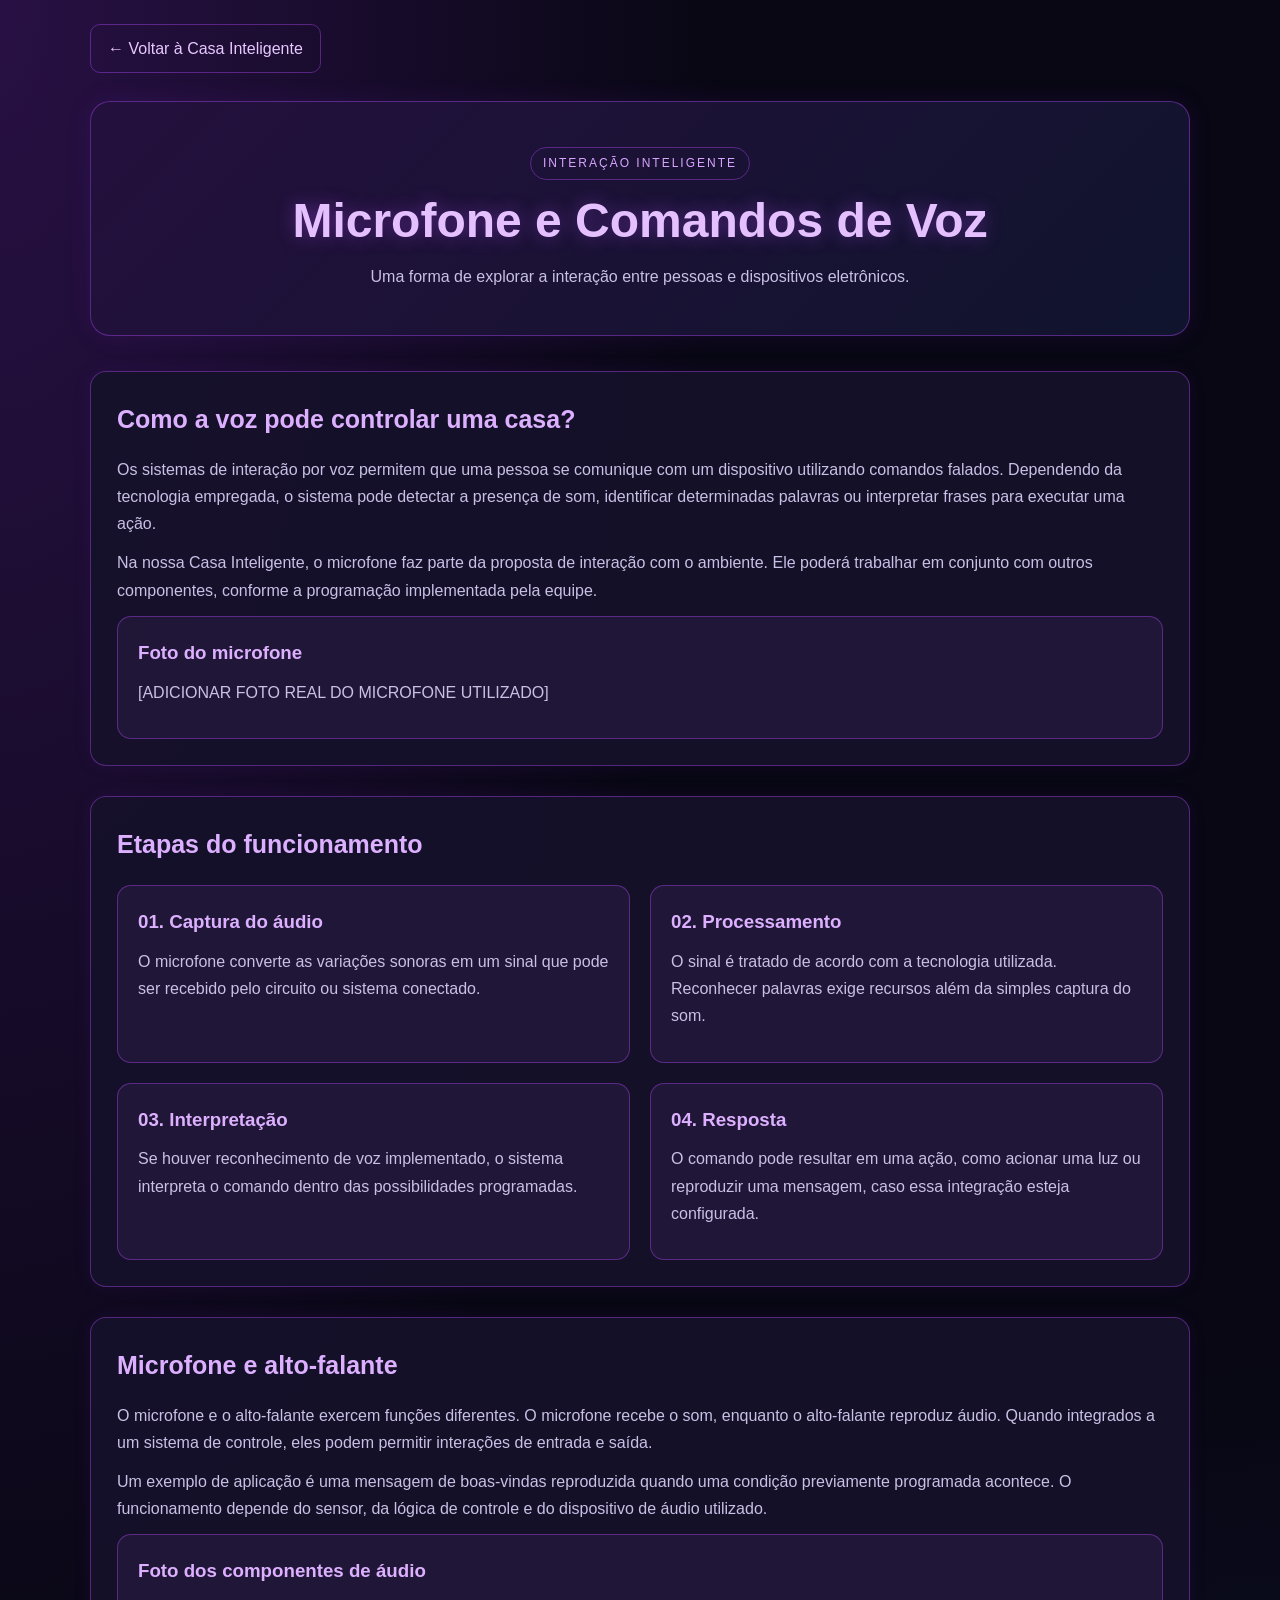
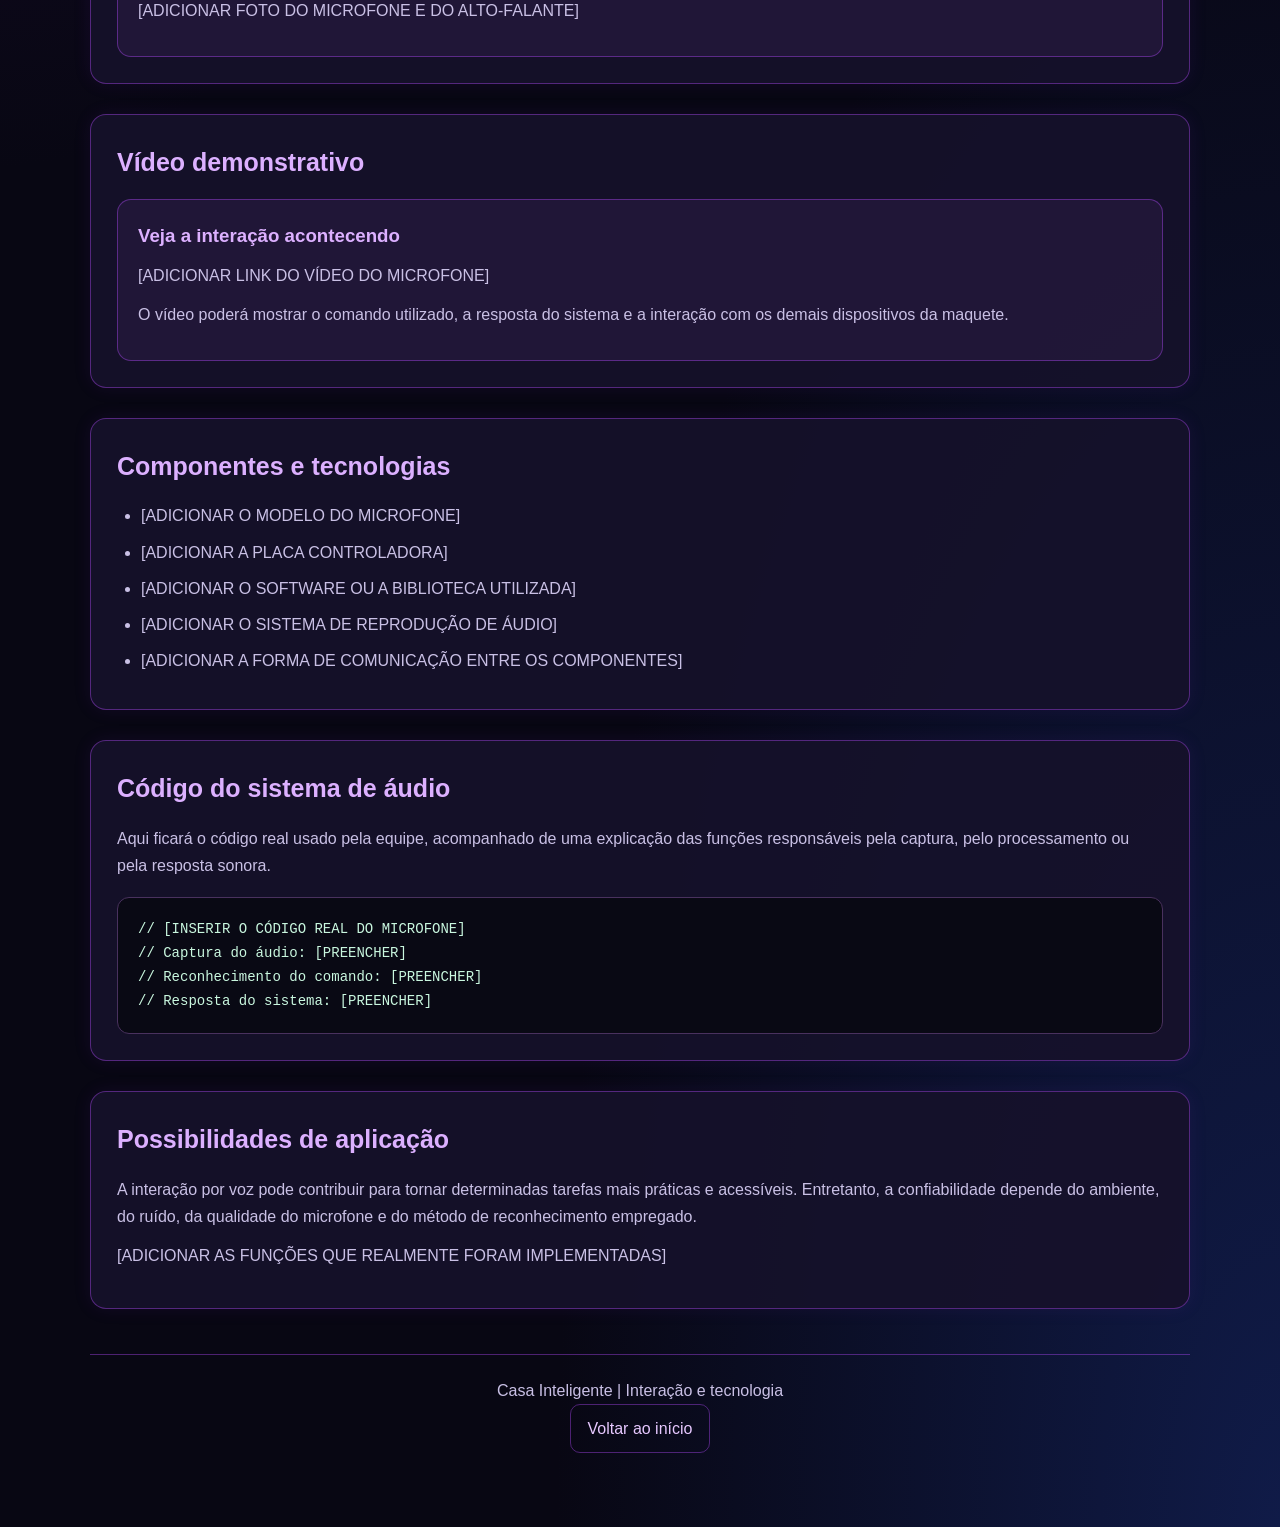
<file: Beneficios de una casa inteligente.html>
<!DOCTYPE html>
<html lang="en">
<head>
    <link rel="stylesheet" href="topicos.css">
    <meta charset="UTF-8">
    <meta name="viewport" content="width=device-width, initial-scale=1.0">
    <title>Beneficios de una casa inteligente</title>
</head>
<body>

<!DOCTYPE html>
<html lang="pt-BR">
<head>
    <meta charset="UTF-8">
    <meta name="viewport" content="width=device-width, initial-scale=1.0">
    <meta name="description" content="Conheça o sistema de áudio e comandos de voz da Casa Inteligente.">
    <title>Microfone e Comandos de Voz | Casa Inteligente</title>
    <link rel="stylesheet" href="topicos.css">
</head>
<body>
<main>
    <a class="voltar" href="Casa Inteligente.html">← Voltar à Casa Inteligente</a>

    <header class="cabecalho-topico">
        <span class="etiqueta">Interação inteligente</span>
        <h1>Microfone e Comandos de Voz</h1>
        <p>Uma forma de explorar a interação entre pessoas e dispositivos eletrônicos.</p>
    </header>

    <section class="secao">
        <h2>Como a voz pode controlar uma casa?</h2>
        <p>
            Os sistemas de interação por voz permitem que uma pessoa
            se comunique com um dispositivo utilizando comandos falados.
            Dependendo da tecnologia empregada, o sistema pode detectar
            a presença de som, identificar determinadas palavras ou
            interpretar frases para executar uma ação.
        </p>
        <p>
            Na nossa Casa Inteligente, o microfone faz parte da proposta
            de interação com o ambiente. Ele poderá trabalhar em conjunto
            com outros componentes, conforme a programação implementada
            pela equipe.
        </p>
        <div class="cartao">
            <h3>Foto do microfone</h3>
            <p>[ADICIONAR FOTO REAL DO MICROFONE UTILIZADO]</p>
        </div>
    </section>

    <section class="secao">
        <h2>Etapas do funcionamento</h2>
        <div class="grade">
            <article class="cartao">
                <h3>01. Captura do áudio</h3>
                <p>
                    O microfone converte as variações sonoras em
                    um sinal que pode ser recebido pelo circuito
                    ou sistema conectado.
                </p>
            </article>
            <article class="cartao">
                <h3>02. Processamento</h3>
                <p>
                    O sinal é tratado de acordo com a tecnologia
                    utilizada. Reconhecer palavras exige recursos
                    além da simples captura do som.
                </p>
            </article>
            <article class="cartao">
                <h3>03. Interpretação</h3>
                <p>
                    Se houver reconhecimento de voz implementado,
                    o sistema interpreta o comando dentro das
                    possibilidades programadas.
                </p>
            </article>
            <article class="cartao">
                <h3>04. Resposta</h3>
                <p>
                    O comando pode resultar em uma ação, como
                    acionar uma luz ou reproduzir uma mensagem,
                    caso essa integração esteja configurada.
                </p>
            </article>
        </div>
    </section>

    <section class="secao">
        <h2>Microfone e alto-falante</h2>
        <p>
            O microfone e o alto-falante exercem funções diferentes.
            O microfone recebe o som, enquanto o alto-falante
            reproduz áudio. Quando integrados a um sistema de controle,
            eles podem permitir interações de entrada e saída.
        </p>
        <p>
            Um exemplo de aplicação é uma mensagem de boas-vindas
            reproduzida quando uma condição previamente programada
            acontece. O funcionamento depende do sensor, da lógica
            de controle e do dispositivo de áudio utilizado.
        </p>
        <div class="cartao">
            <h3>Foto dos componentes de áudio</h3>
            <p>[ADICIONAR FOTO DO MICROFONE E DO ALTO-FALANTE]</p>
        </div>
    </section>

    <section class="secao">
        <h2>Vídeo demonstrativo</h2>
        <div class="cartao">
            <h3>Veja a interação acontecendo</h3>
            <p>[ADICIONAR LINK DO VÍDEO DO MICROFONE]</p>
            <p>
                O vídeo poderá mostrar o comando utilizado,
                a resposta do sistema e a interação com os
                demais dispositivos da maquete.
            </p>
        </div>
    </section>

    <section class="secao">
        <h2>Componentes e tecnologias</h2>
        <ul>
            <li>[ADICIONAR O MODELO DO MICROFONE]</li>
            <li>[ADICIONAR A PLACA CONTROLADORA]</li>
            <li>[ADICIONAR O SOFTWARE OU A BIBLIOTECA UTILIZADA]</li>
            <li>[ADICIONAR O SISTEMA DE REPRODUÇÃO DE ÁUDIO]</li>
            <li>[ADICIONAR A FORMA DE COMUNICAÇÃO ENTRE OS COMPONENTES]</li>
        </ul>
    </section>

    <section class="secao">
        <h2>Código do sistema de áudio</h2>
        <p>
            Aqui ficará o código real usado pela equipe, acompanhado
            de uma explicação das funções responsáveis pela captura,
            pelo processamento ou pela resposta sonora.
        </p>
        <div class="codigo">
            <pre><code>// [INSERIR O CÓDIGO REAL DO MICROFONE]
// Captura do áudio: [PREENCHER]
// Reconhecimento do comando: [PREENCHER]
// Resposta do sistema: [PREENCHER]</code></pre>
        </div>
    </section>

    <section class="secao">
        <h2>Possibilidades de aplicação</h2>
        <p>
            A interação por voz pode contribuir para tornar
            determinadas tarefas mais práticas e acessíveis.
            Entretanto, a confiabilidade depende do ambiente,
            do ruído, da qualidade do microfone e do método
            de reconhecimento empregado.
        </p>
        <p>[ADICIONAR AS FUNÇÕES QUE REALMENTE FORAM IMPLEMENTADAS]</p>
    </section>

    <footer>
        <p>Casa Inteligente | Interação e tecnologia</p>
        <a class="voltar" href="index.html">Voltar ao início</a>
    </footer>
</main>
</body>
</html>


</body>
</html>
</file>
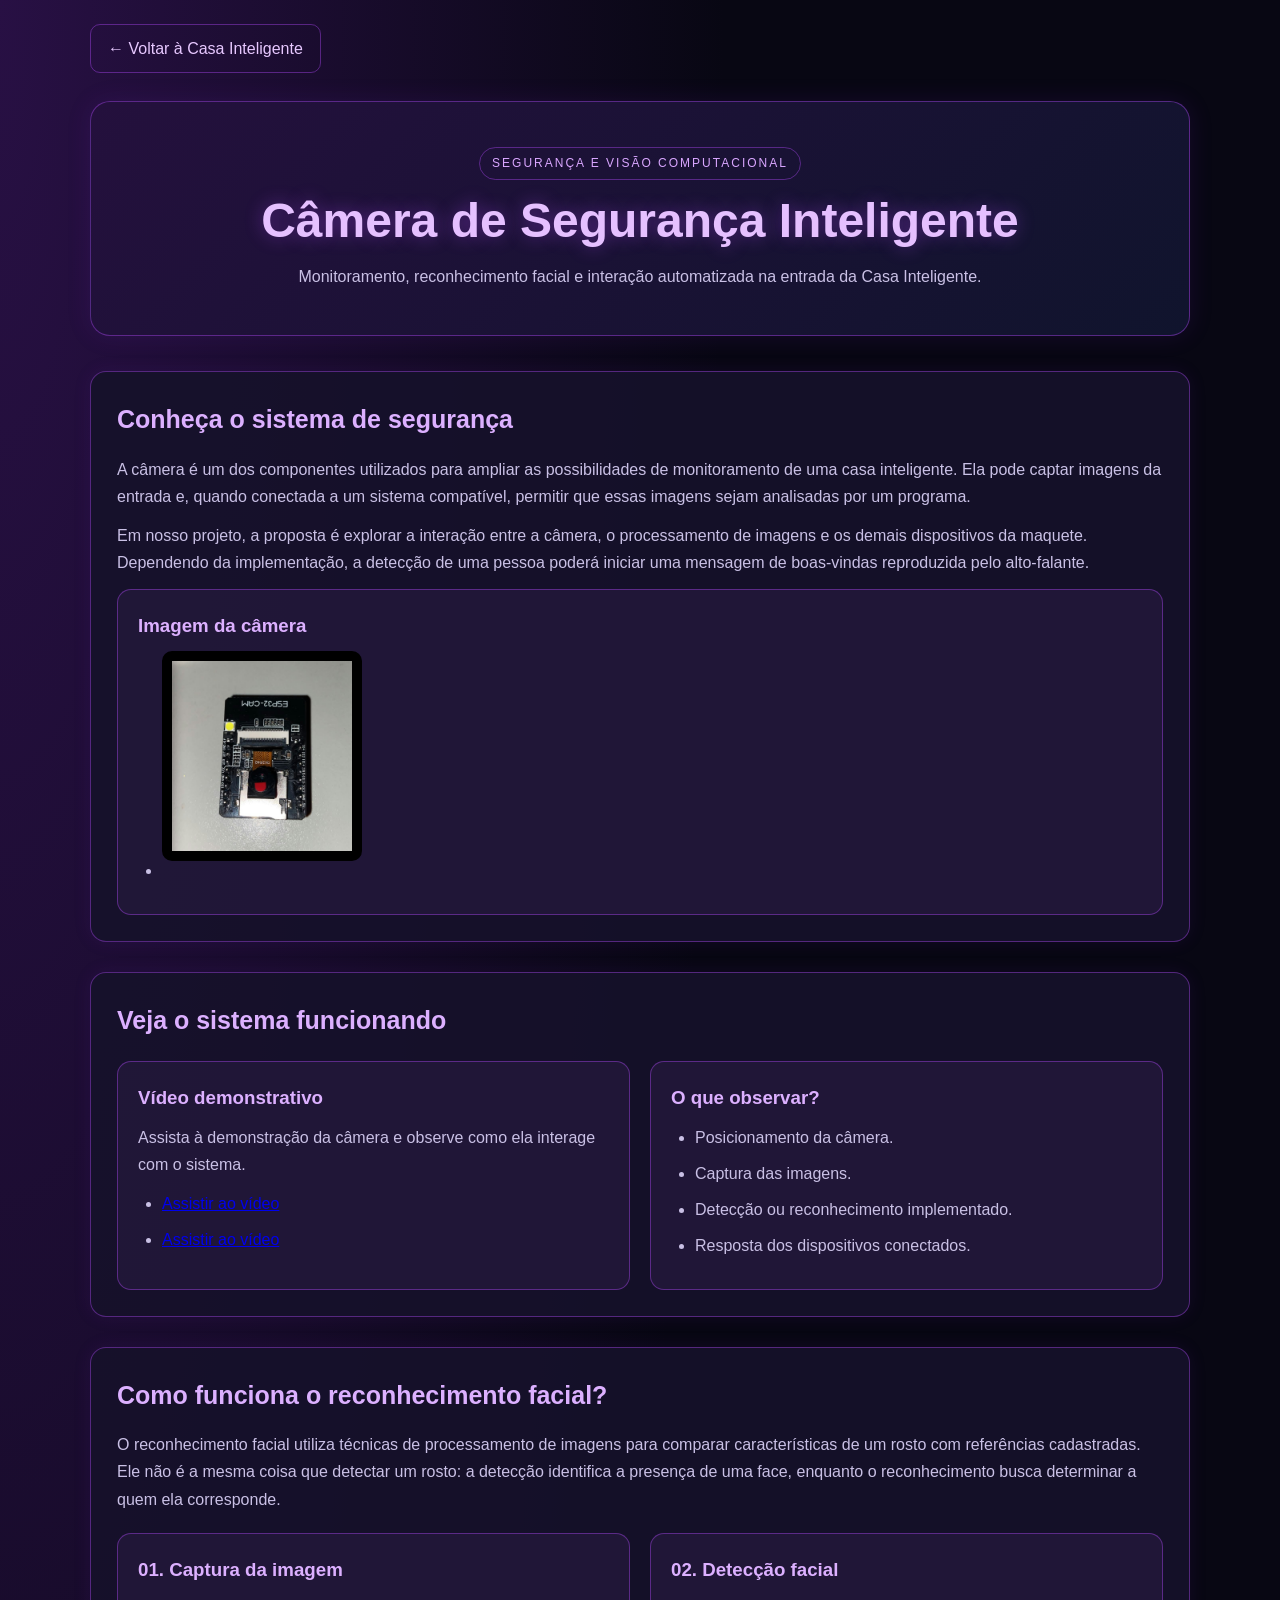
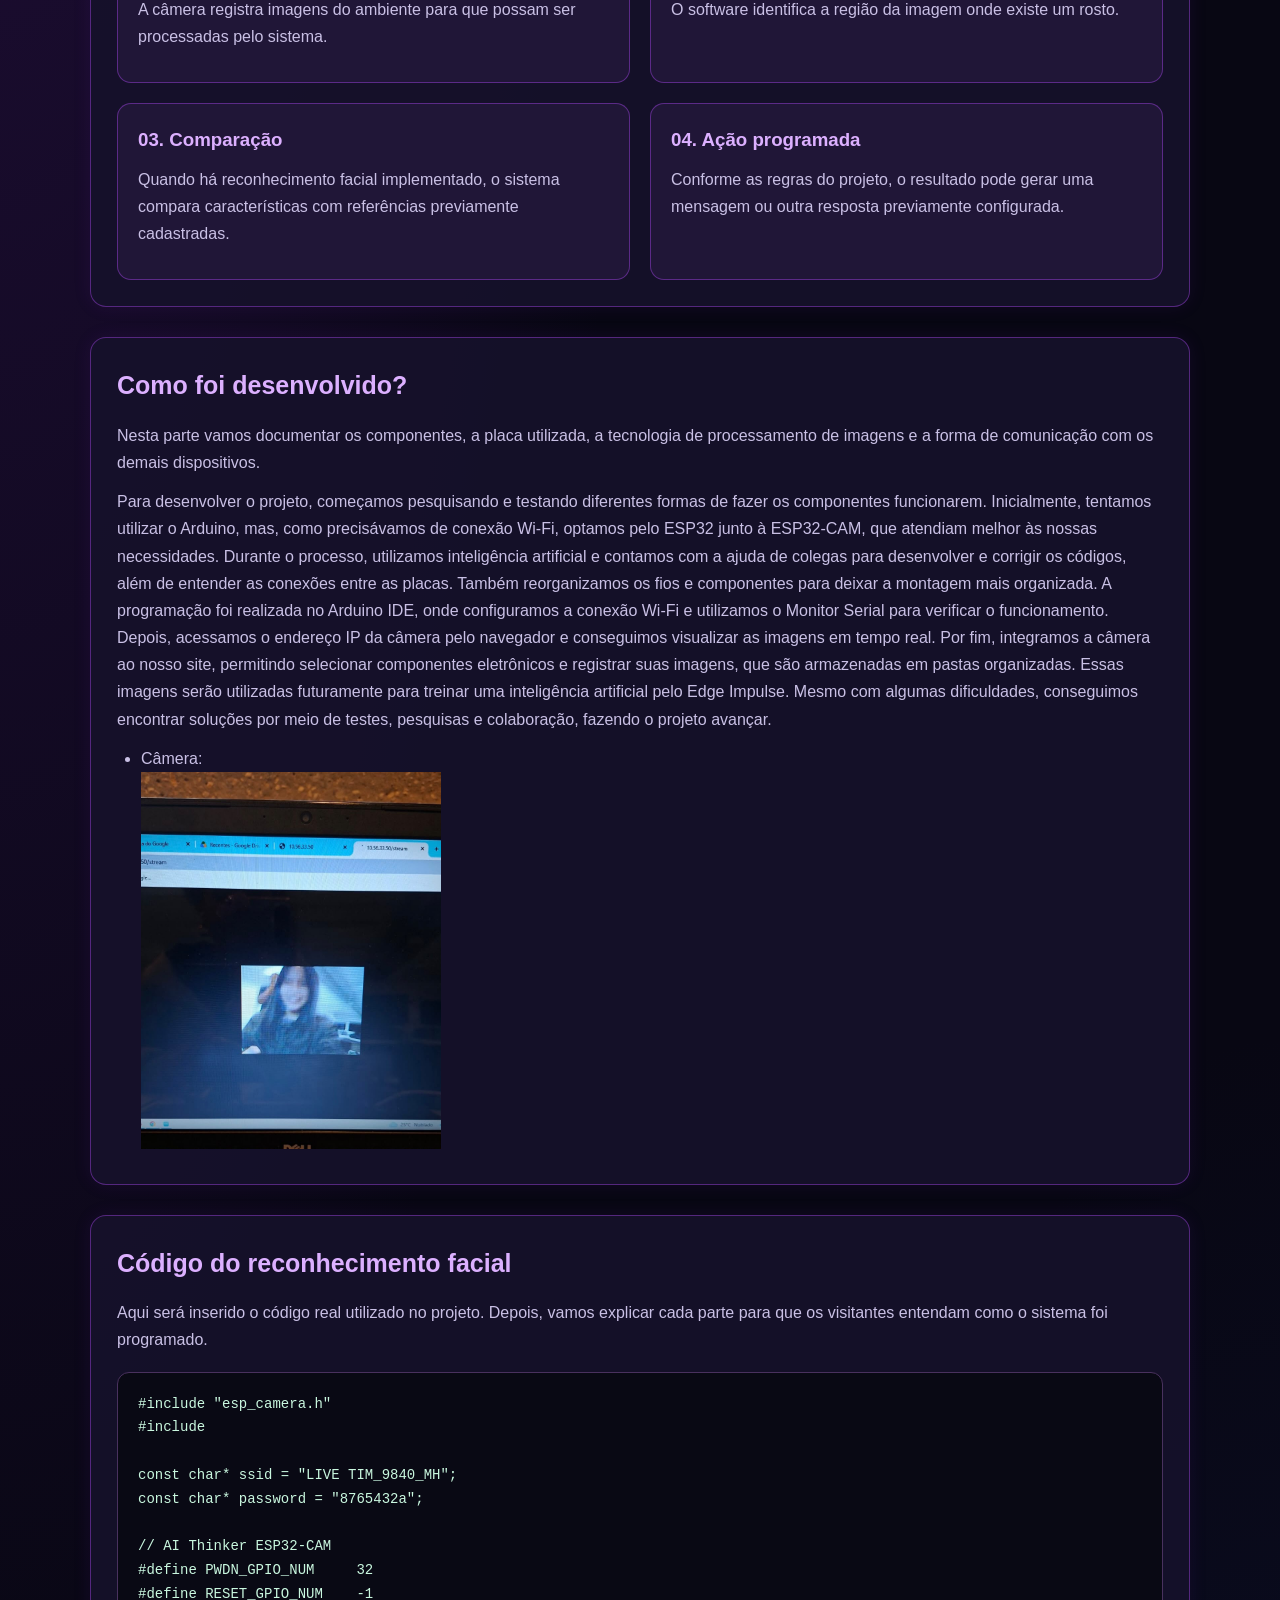
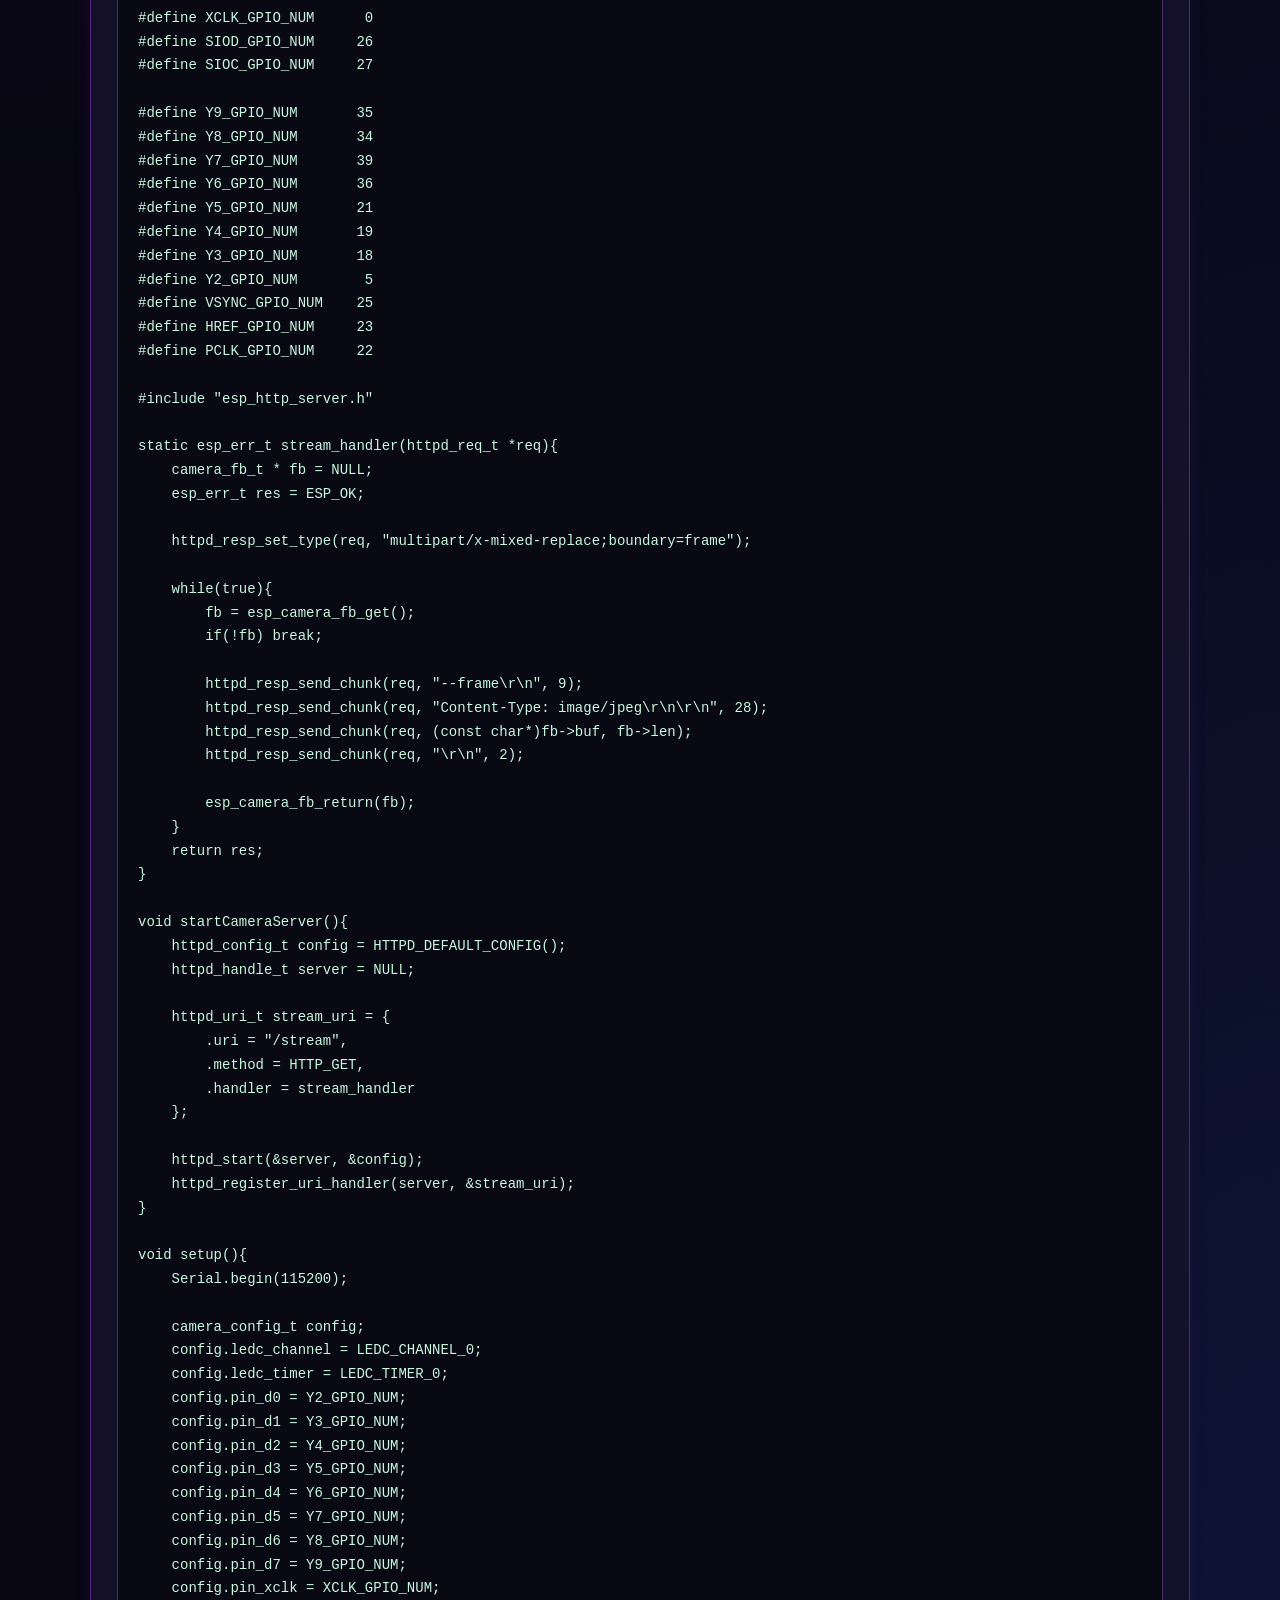
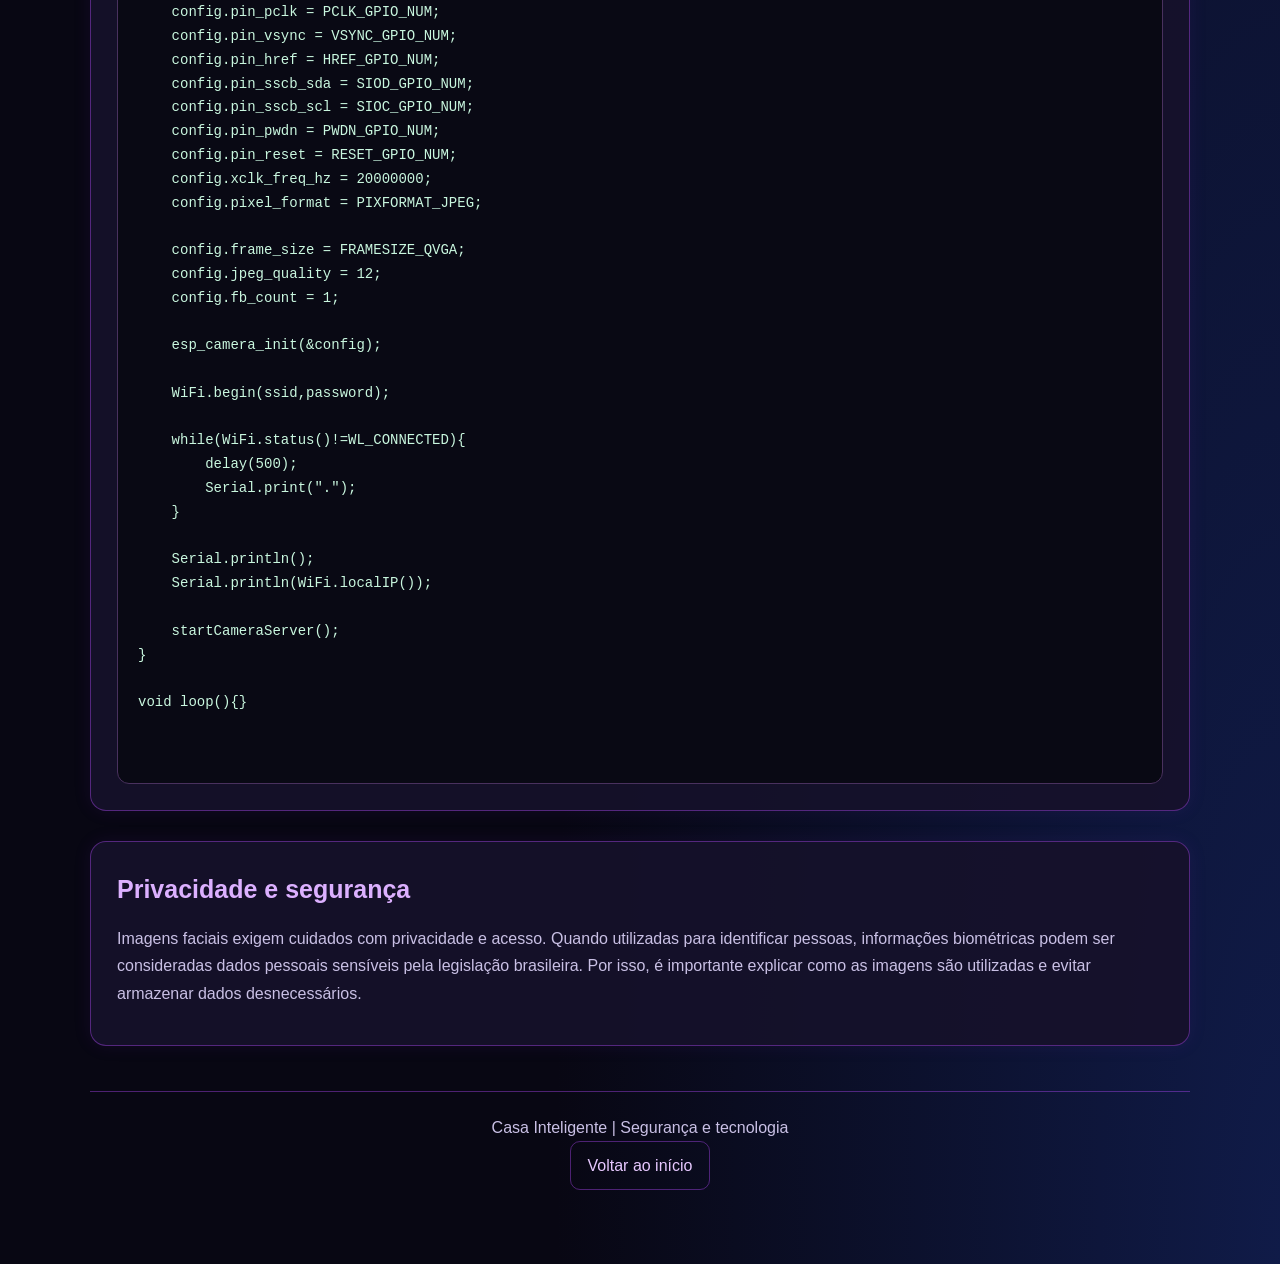
<file: Câmera de Segurança.html>
<!DOCTYPE html>
<html lang="en">
<head>
    <link rel="stylesheet" href="topicos.css">
    <meta charset="UTF-8">
    <meta name="viewport" content="width=device-width, initial-scale=1.0">
    <title>Câmera de Segurança</title>
</head>
<body>
   
<!DOCTYPE html>
<html lang="pt-BR">
<head>
    <meta charset="UTF-8">
    <meta name="viewport" content="width=device-width, initial-scale=1.0">
    <meta name="description" content="Conheça a câmera de segurança e o reconhecimento facial da Casa Inteligente.">
    <title>Câmera de Segurança | Casa Inteligente</title>
    <link rel="stylesheet" href="topicos.css">
</head>
<body>
<main>
    <a class="voltar" href="Casa Inteligente.html">← Voltar à Casa Inteligente</a>

    <header class="cabecalho-topico">
        <span class="etiqueta">Segurança e visão computacional</span>
        <h1>Câmera de Segurança Inteligente</h1>
        <p>
            Monitoramento, reconhecimento facial e interação
            automatizada na entrada da Casa Inteligente.
        </p>
    </header>

    <section class="secao">
        <h2>Conheça o sistema de segurança</h2>
        <p>
            A câmera é um dos componentes utilizados para ampliar
            as possibilidades de monitoramento de uma casa inteligente.
            Ela pode captar imagens da entrada e, quando conectada
            a um sistema compatível, permitir que essas imagens
            sejam analisadas por um programa.
        </p>
        <p>
            Em nosso projeto, a proposta é explorar a interação entre
            a câmera, o processamento de imagens e os demais dispositivos
            da maquete. Dependendo da implementação, a detecção de
            uma pessoa poderá iniciar uma mensagem de boas-vindas
            reproduzida pelo alto-falante.
        </p>
        <div class="cartao">
            <h3>Imagem da câmera </h3>
          <ul> 
<li> 
 <img src="camera2.jpeg" style="width: 200px; border: 10px solid rgb(0, 0, 0);" >
</li>
          </ul>
 
        </div>
    </section>

    <section class="secao">
        <h2>Veja o sistema funcionando</h2>
        <div class="grade">
            <article class="cartao">
                <h3>Vídeo demonstrativo</h3>
                <p>
                    Assista à demonstração da câmera e observe
                    como ela interage com o sistema.
                </p>
                <ul>
    <li>
        <a href="https://www.youtube.com/shorts/xjzsDGlfS3E" target="_blank">
            Assistir ao vídeo
        </a>
    </li>
</ul>
    <ul>
    <li>
        <a href="https://www.youtube.com/watch?v=2KExP_R6_aU" target="_blank">
            Assistir ao vídeo
        </a>
    </li>
</ul>   

</article>

            <article class="cartao">
                <h3>O que observar?</h3>
                <ul>
                    <li>Posicionamento da câmera.</li>
                    <li>Captura das imagens.</li>
                    <li>Detecção ou reconhecimento implementado.</li>
                    <li>Resposta dos dispositivos conectados.</li>
                </ul>
            </article>
        </div>
    </section>

    <section class="secao">
        <h2>Como funciona o reconhecimento facial?</h2>
        <p>
            O reconhecimento facial utiliza técnicas de processamento
            de imagens para comparar características de um rosto com
            referências cadastradas. Ele não é a mesma coisa que
            detectar um rosto: a detecção identifica a presença de
            uma face, enquanto o reconhecimento busca determinar
            a quem ela corresponde.
        </p>

        <div class="grade">
            <article class="cartao">
                <h3>01. Captura da imagem</h3>
                <p>
                    A câmera registra imagens do ambiente para que
                    possam ser processadas pelo sistema.
                </p>
            </article>

            <article class="cartao">
                <h3>02. Detecção facial</h3>
                <p>
                    O software identifica a região da imagem
                    onde existe um rosto.
                </p>
            </article>

            <article class="cartao">
                <h3>03. Comparação</h3>
                <p>
                    Quando há reconhecimento facial implementado,
                    o sistema compara características com referências
                    previamente cadastradas.
                </p>
            </article>

            <article class="cartao">
                <h3>04. Ação programada</h3>
                <p>
                    Conforme as regras do projeto, o resultado
                    pode gerar uma mensagem ou outra resposta
                    previamente configurada.
                </p>
            </article>
        </div>
    </section>

    <section class="secao">
        <h2>Como foi desenvolvido?</h2>
        <p>
            Nesta parte vamos documentar os componentes, a placa
            utilizada, a tecnologia de processamento de imagens
            e a forma de comunicação com os demais dispositivos.
        </p>
<p>Para desenvolver o projeto, começamos pesquisando e testando diferentes formas de fazer os componentes funcionarem.
     Inicialmente, tentamos utilizar o Arduino, mas, como precisávamos de conexão Wi-Fi, optamos pelo ESP32 junto à ESP32-CAM,
      que atendiam melhor às nossas necessidades. Durante o processo, utilizamos inteligência artificial e contamos com a ajuda
       de colegas para desenvolver e corrigir os códigos, além de entender as conexões entre as placas. Também reorganizamos os
        fios e componentes para deixar a montagem mais organizada. A programação foi realizada no Arduino IDE, onde configuramos
         a conexão Wi-Fi e utilizamos o Monitor Serial para verificar o funcionamento. Depois, acessamos o endereço IP da câmera
          pelo navegador e conseguimos visualizar as imagens em tempo real. Por fim, integramos a câmera ao nosso site, permitindo
           selecionar componentes eletrônicos e registrar suas imagens, que são armazenadas em pastas organizadas. Essas imagens 
           serão utilizadas futuramente para treinar uma inteligência artificial pelo Edge Impulse. Mesmo com algumas dificuldades,
            conseguimos encontrar soluções por meio de testes, pesquisas e colaboração, fazendo o projeto avançar. </p>

        <ul>
            <li>
                Câmera:<br>
            <img src="camera4.jpeg" width="300" style="display:block; height:auto; max-width:none;">
            </li>

           
    </section>

    <section class="secao">
        <h2>Código do reconhecimento facial</h2>
        <p>
            Aqui será inserido o código real utilizado no projeto.
            Depois, vamos explicar cada parte para que os visitantes
            entendam como o sistema foi programado.
        </p>
        <div class="codigo">
            <pre><code>#include "esp_camera.h"
#include <WiFi.h>
 
const char* ssid = "LIVE TIM_9840_MH";
const char* password = "8765432a";
 
// AI Thinker ESP32-CAM
#define PWDN_GPIO_NUM     32
#define RESET_GPIO_NUM    -1
#define XCLK_GPIO_NUM      0
#define SIOD_GPIO_NUM     26
#define SIOC_GPIO_NUM     27
 
#define Y9_GPIO_NUM       35
#define Y8_GPIO_NUM       34
#define Y7_GPIO_NUM       39
#define Y6_GPIO_NUM       36
#define Y5_GPIO_NUM       21
#define Y4_GPIO_NUM       19
#define Y3_GPIO_NUM       18
#define Y2_GPIO_NUM        5
#define VSYNC_GPIO_NUM    25
#define HREF_GPIO_NUM     23
#define PCLK_GPIO_NUM     22
 
#include "esp_http_server.h"
 
static esp_err_t stream_handler(httpd_req_t *req){
    camera_fb_t * fb = NULL;
    esp_err_t res = ESP_OK;
 
    httpd_resp_set_type(req, "multipart/x-mixed-replace;boundary=frame");
 
    while(true){
        fb = esp_camera_fb_get();
        if(!fb) break;
 
        httpd_resp_send_chunk(req, "--frame\r\n", 9);
        httpd_resp_send_chunk(req, "Content-Type: image/jpeg\r\n\r\n", 28);
        httpd_resp_send_chunk(req, (const char*)fb->buf, fb->len);
        httpd_resp_send_chunk(req, "\r\n", 2);
 
        esp_camera_fb_return(fb);
    }
    return res;
}
 
void startCameraServer(){
    httpd_config_t config = HTTPD_DEFAULT_CONFIG();
    httpd_handle_t server = NULL;
 
    httpd_uri_t stream_uri = {
        .uri = "/stream",
        .method = HTTP_GET,
        .handler = stream_handler
    };
 
    httpd_start(&server, &config);
    httpd_register_uri_handler(server, &stream_uri);
}
 
void setup(){
    Serial.begin(115200);
 
    camera_config_t config;
    config.ledc_channel = LEDC_CHANNEL_0;
    config.ledc_timer = LEDC_TIMER_0;
    config.pin_d0 = Y2_GPIO_NUM;
    config.pin_d1 = Y3_GPIO_NUM;
    config.pin_d2 = Y4_GPIO_NUM;
    config.pin_d3 = Y5_GPIO_NUM;
    config.pin_d4 = Y6_GPIO_NUM;
    config.pin_d5 = Y7_GPIO_NUM;
    config.pin_d6 = Y8_GPIO_NUM;
    config.pin_d7 = Y9_GPIO_NUM;
    config.pin_xclk = XCLK_GPIO_NUM;
    config.pin_pclk = PCLK_GPIO_NUM;
    config.pin_vsync = VSYNC_GPIO_NUM;
    config.pin_href = HREF_GPIO_NUM;
    config.pin_sscb_sda = SIOD_GPIO_NUM;
    config.pin_sscb_scl = SIOC_GPIO_NUM;
    config.pin_pwdn = PWDN_GPIO_NUM;
    config.pin_reset = RESET_GPIO_NUM;
    config.xclk_freq_hz = 20000000;
    config.pixel_format = PIXFORMAT_JPEG;
 
    config.frame_size = FRAMESIZE_QVGA;
    config.jpeg_quality = 12;
    config.fb_count = 1;
 
    esp_camera_init(&config);
 
    WiFi.begin(ssid,password);
 
    while(WiFi.status()!=WL_CONNECTED){
        delay(500);
        Serial.print(".");
    }
 
    Serial.println();
    Serial.println(WiFi.localIP());
 
    startCameraServer();
}
 
void loop(){}
 
 </code></pre>
        </div>
    </section>

    <section class="secao">
        <h2>Privacidade e segurança</h2>
        <p>
            Imagens faciais exigem cuidados com privacidade e acesso.
            Quando utilizadas para identificar pessoas, informações
            biométricas podem ser consideradas dados pessoais sensíveis
            pela legislação brasileira. Por isso, é importante
            explicar como as imagens são utilizadas e evitar
            armazenar dados desnecessários.
        </p>
    </section>

    <footer>
        <p>Casa Inteligente | Segurança e tecnologia</p>
        <a class="voltar" href="index.html">Voltar ao início</a>
    </footer>
</main>
</body>
</html>
 
</body>
</html>
</file>
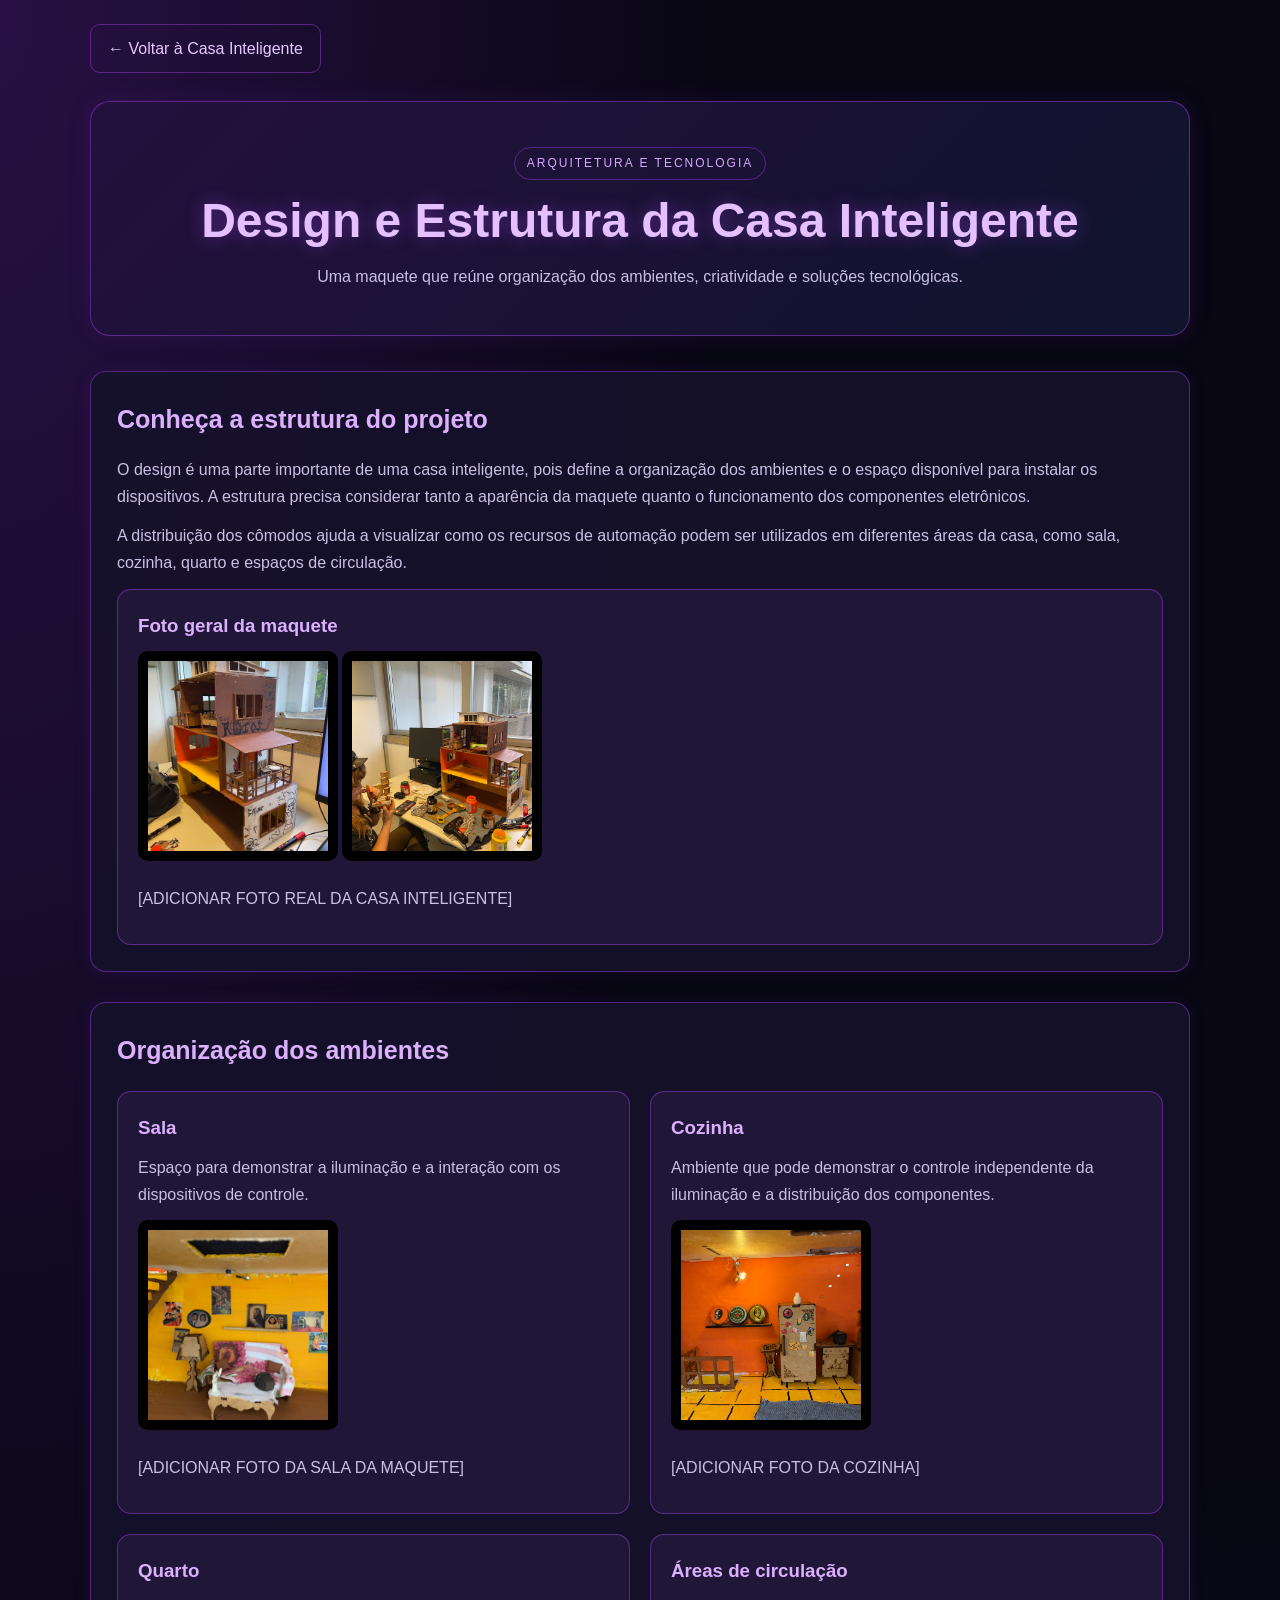
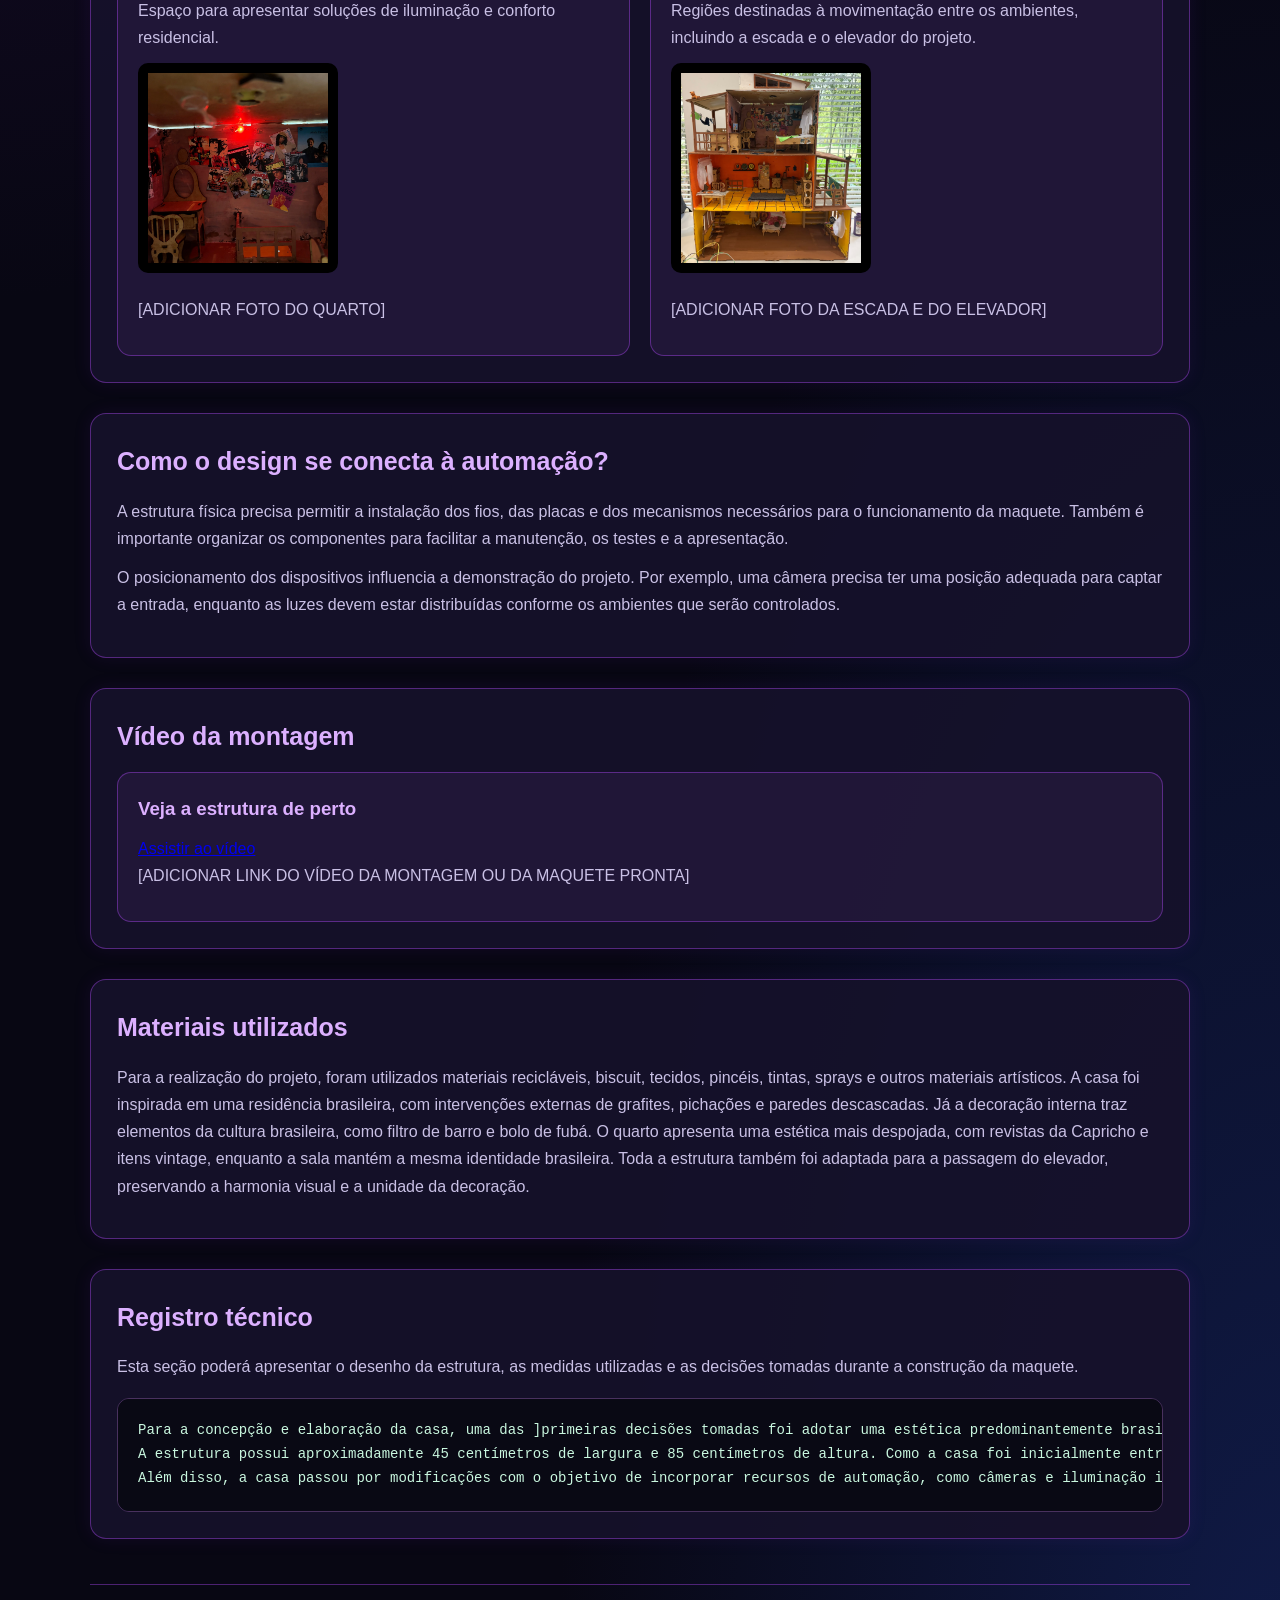
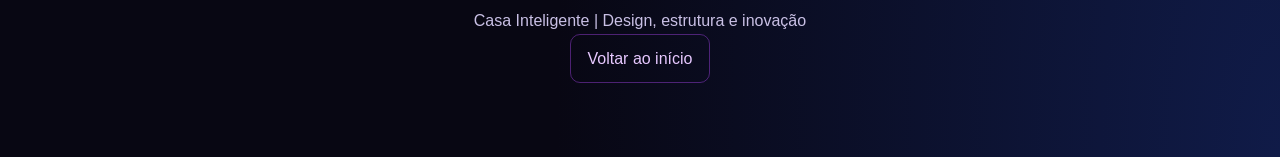
<file: Design da casa.html>
<!DOCTYPE html>
<html lang="en">
<head>
    <link rel="stylesheet" href="topicos.css">
    <meta charset="UTF-8">
    <meta name="viewport" content="width=device-width, initial-scale=1.0">
    <title>Design da casa</title>
</head>
<body>
    
<!DOCTYPE html>
<html lang="pt-BR">
<head>
    <meta charset="UTF-8">
    <meta name="viewport" content="width=device-width, initial-scale=1.0">
    <meta name="description" content="Conheça o design e a estrutura da Casa Inteligente.">
    <title>Design e Estrutura | Casa Inteligente</title>
    <link rel="stylesheet" href="topicos.css">
</head>
<body>
<main>
    <a class="voltar" href="Casa Inteligente.html">← Voltar à Casa Inteligente</a>

    <header class="cabecalho-topico">
        <span class="etiqueta">Arquitetura e tecnologia</span>
        <h1>Design e Estrutura da Casa Inteligente</h1>
        <p>Uma maquete que reúne organização dos ambientes, criatividade e soluções tecnológicas.</p>
    </header>

    <section class="secao">
        <h2>Conheça a estrutura do projeto</h2>
        <p>
            O design é uma parte importante de uma casa inteligente,
            pois define a organização dos ambientes e o espaço disponível
            para instalar os dispositivos. A estrutura precisa considerar
            tanto a aparência da maquete quanto o funcionamento dos
            componentes eletrônicos.
        </p>
        <p>
            A distribuição dos cômodos ajuda a visualizar como os recursos
            de automação podem ser utilizados em diferentes áreas da casa,
            como sala, cozinha, quarto e espaços de circulação.
        </p>
        <div class="cartao">
            <h3>Foto geral da maquete</h3>
      <img src="Image.jpg" style="width: 200px; border: 10px solid rgb(0, 0, 0);">
      <img src="casafoto2.jpeg" style="width: 200px; border: 10px solid rgb(0, 0, 0);">
            <p>[ADICIONAR FOTO REAL DA CASA INTELIGENTE]</p>
        </div>
    </section>

    <section class="secao">
        <h2>Organização dos ambientes</h2>
        <div class="grade">
            <article class="cartao">
                <h3>Sala</h3>
                <p>
                    Espaço para demonstrar a iluminação e a interação
                    com os dispositivos de controle.
                </p>
                <img src="LEDSALA.jpeg" style="width: 200px; border: 10px solid rgb(0, 0, 0);" >
                <p>[ADICIONAR FOTO DA SALA DA MAQUETE]</p>
            </article>

        
            <article class="cartao">
                <h3>Cozinha</h3>
                <p>
                    Ambiente que pode demonstrar o controle independente
                    da iluminação e a distribuição dos componentes.
                </p>
                <img src="ledcozinha.jpg" style="width: 200px; border: 10px solid rgb(0, 0, 0);" >
                <p>[ADICIONAR FOTO DA COZINHA]</p>
            </article>

            <article class="cartao">
                <h3>Quarto</h3>
                <p>
                    Espaço para apresentar soluções de iluminação
                    e conforto residencial.
                </p>
                <img src="ledquarto.jpg" style="width: 200px; border: 10px solid rgb(0, 0, 0);" >
                <p>[ADICIONAR FOTO DO QUARTO]</p>
            </article>
            <article class="cartao">
                <h3>Áreas de circulação</h3>
                <p>
                    Regiões destinadas à movimentação entre os ambientes,
                    incluindo a escada e o elevador do projeto.
                </p>
                <img src="casa!!.jpeg" style="width: 200px; border: 10px solid rgb(0, 0, 0);" >
                <p>[ADICIONAR FOTO DA ESCADA E DO ELEVADOR]</p>
            </article>
        </div>
    </section>

    <section class="secao">
        <h2>Como o design se conecta à automação?</h2>
        <p>
            A estrutura física precisa permitir a instalação dos fios,
            das placas e dos mecanismos necessários para o funcionamento
            da maquete. Também é importante organizar os componentes
            para facilitar a manutenção, os testes e a apresentação.
        </p>
        <p>
            O posicionamento dos dispositivos influencia a demonstração
            do projeto. Por exemplo, uma câmera precisa ter uma posição
            adequada para captar a entrada, enquanto as luzes devem
            estar distribuídas conforme os ambientes que serão controlados.
        </p>
    </section>

    <section class="secao">
        <h2>Vídeo da montagem</h2>

        <div class="cartao">
            <h3>Veja a estrutura de perto</h3>
              <a href="https://www.youtube.com/shorts/bLU4z1nJQ80" target="_blank">
            Assistir ao vídeo
        </a>
            <p>[ADICIONAR LINK DO VÍDEO DA MONTAGEM OU DA MAQUETE PRONTA]</p>
        </div>
    </section>

    <section class="secao">
        <h2>Materiais utilizados</h2>
        <p> 
     Para a realização do projeto, foram utilizados materiais recicláveis, biscuit,
  tecidos, pincéis, tintas, sprays e outros materiais artísticos.
A casa foi inspirada em uma residência brasileira, com intervenções externas de grafites,
 pichações e paredes descascadas. Já a decoração interna traz elementos da cultura brasileira,
  como filtro de barro e bolo de fubá. O quarto apresenta uma estética mais despojada, com revistas
   da Capricho e itens vintage, enquanto a sala mantém a mesma identidade brasileira.
Toda a estrutura também foi adaptada para a passagem do elevador, preservando a harmonia visual e a unidade da decoração.
        </p>
    </section>

    <section class="secao">
        <h2>Registro técnico</h2>
        <p>
            Esta seção poderá apresentar o desenho da estrutura,
            as medidas utilizadas e as decisões tomadas durante
            a construção da maquete.
        </p>
        <div class="codigo">
            <pre><code>Para a concepção e elaboração da casa, uma das ]primeiras decisões tomadas foi adotar uma estética predominantemente brasileira, incorporando elementos que remetessem à cultura nacional, à infância e a aspectos presentes no cotidiano e na realidade do Brasil.
A estrutura possui aproximadamente 45 centímetros de largura e 85 centímetros de altura. Como a casa foi inicialmente entregue apenas com sua estrutura, sem qualquer mobiliário ou decoração interna, foram adquiridos materiais e objetos para compor os ambientes, evitando que o espaço permanecesse vazio e tornando-o mais completo e visualmente agradável.
Além disso, a casa passou por modificações com o objetivo de incorporar recursos de automação, como câmeras e iluminação inteligente. Alguns elementos que inicialmente seriam instalados na parte interna foram posicionados na área externa por questões de preferência estética. Entre eles, destacam-se o elevador e a escada rolante, ambos funcionais, que também contribuem para a composição e a personalidade do projeto.</code></pre>
        </div>
    </section>

    <footer>
        <p>Casa Inteligente | Design, estrutura e inovação</p>
        <a class="voltar" href="index.html">Voltar ao início</a>
    </footer>
</main>
</body>
</html>

</body>
</html>
</file>
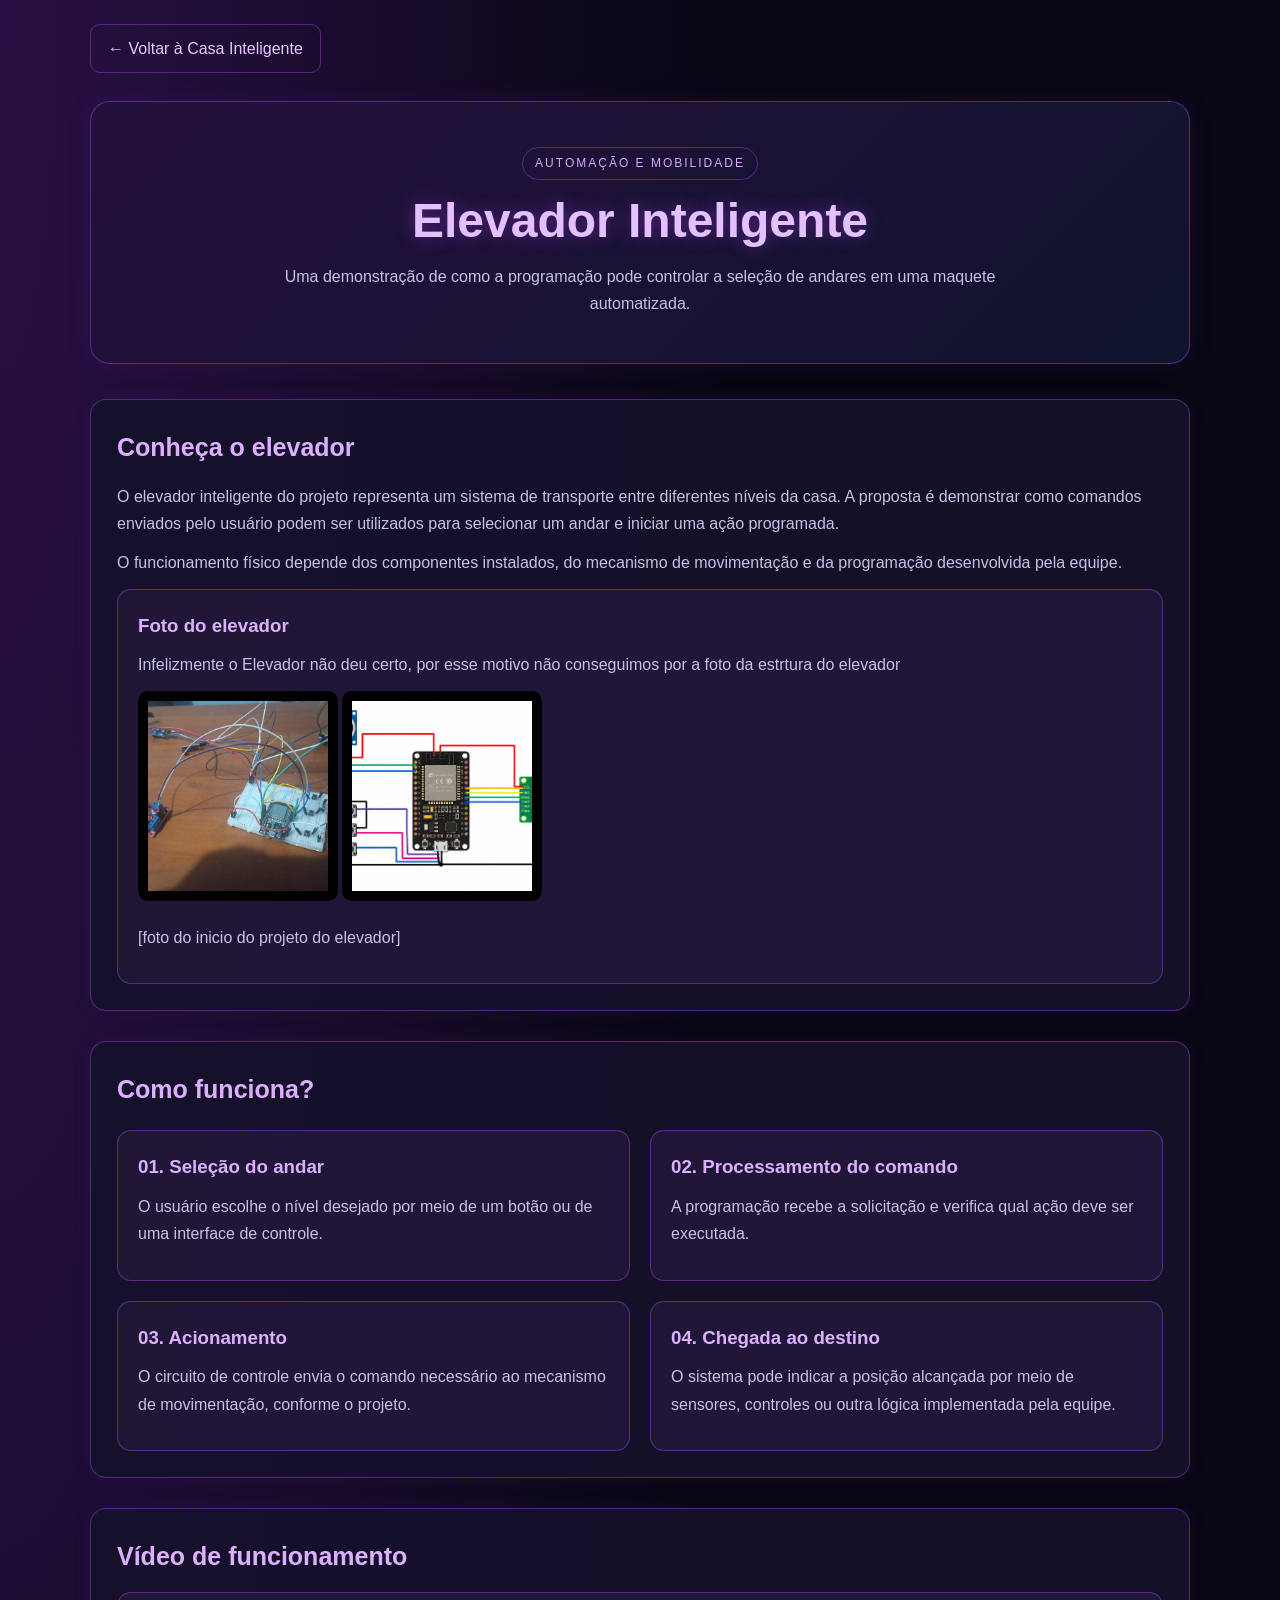
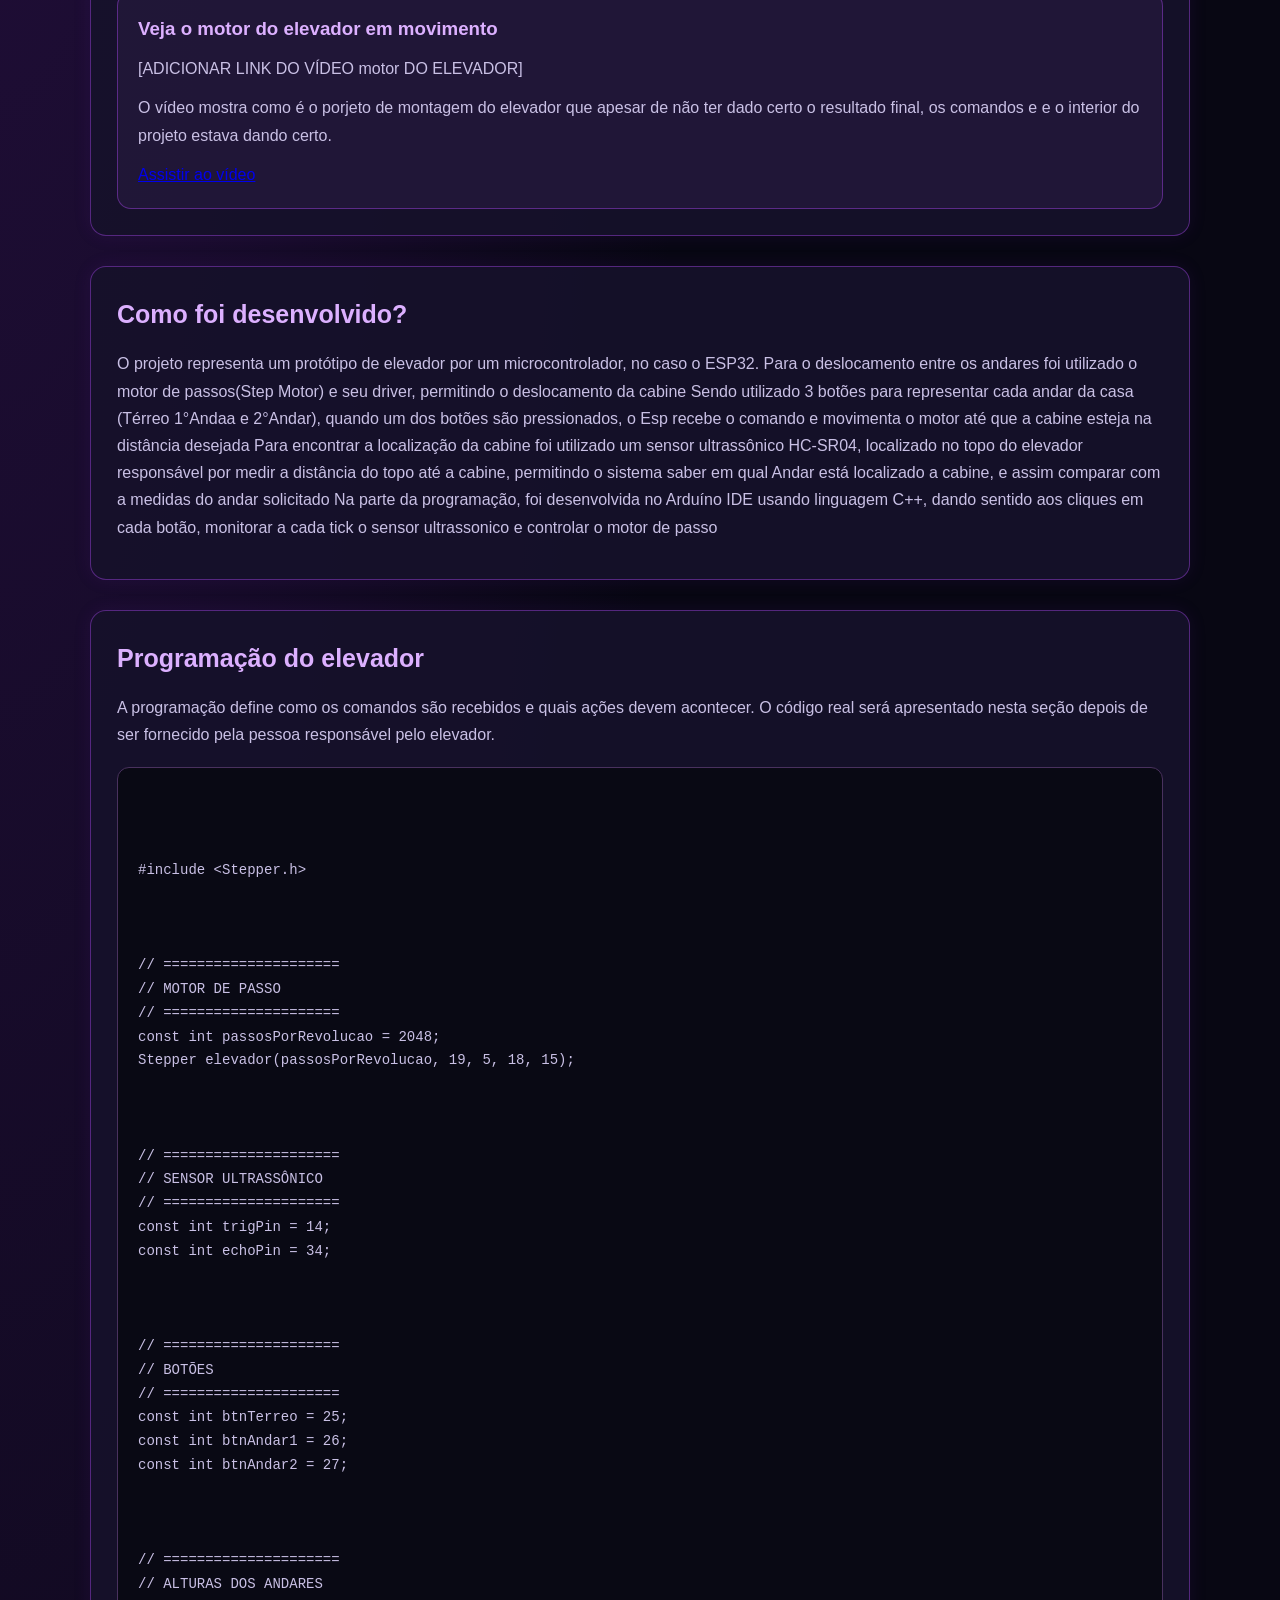
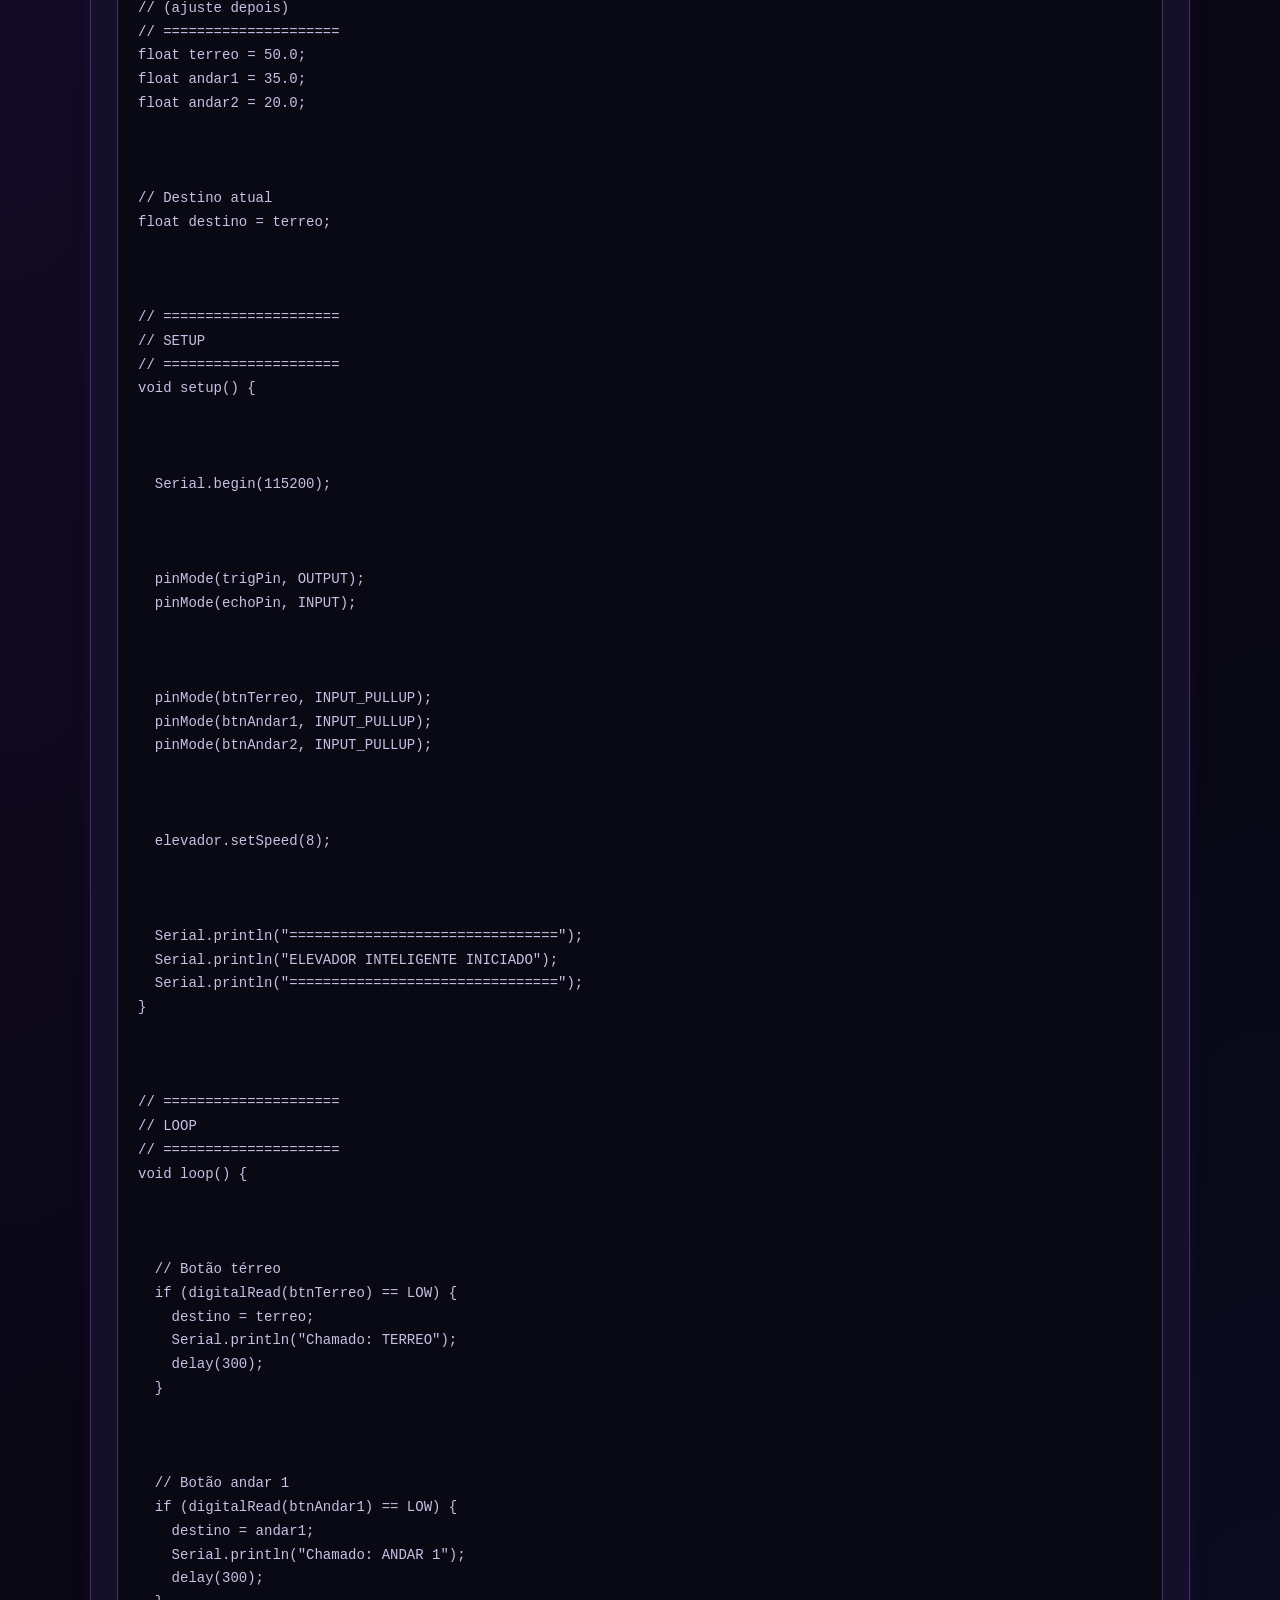
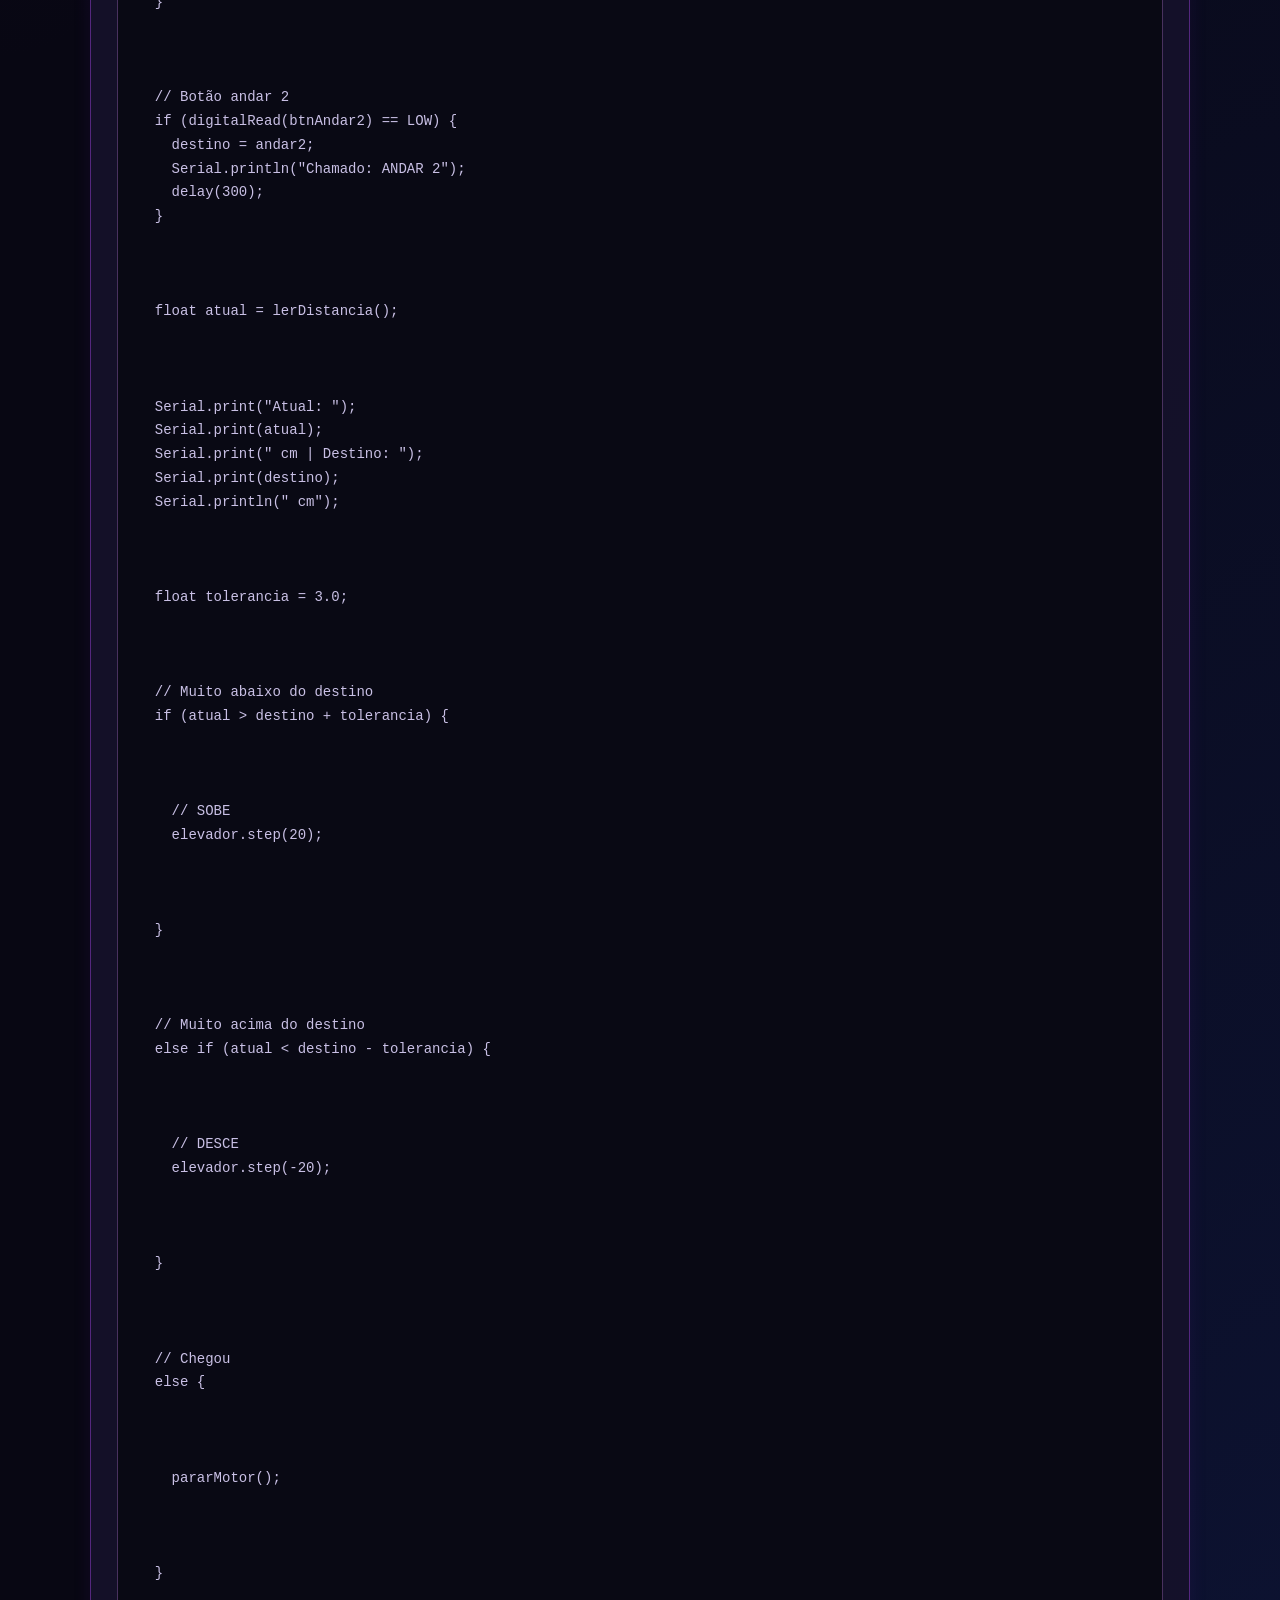
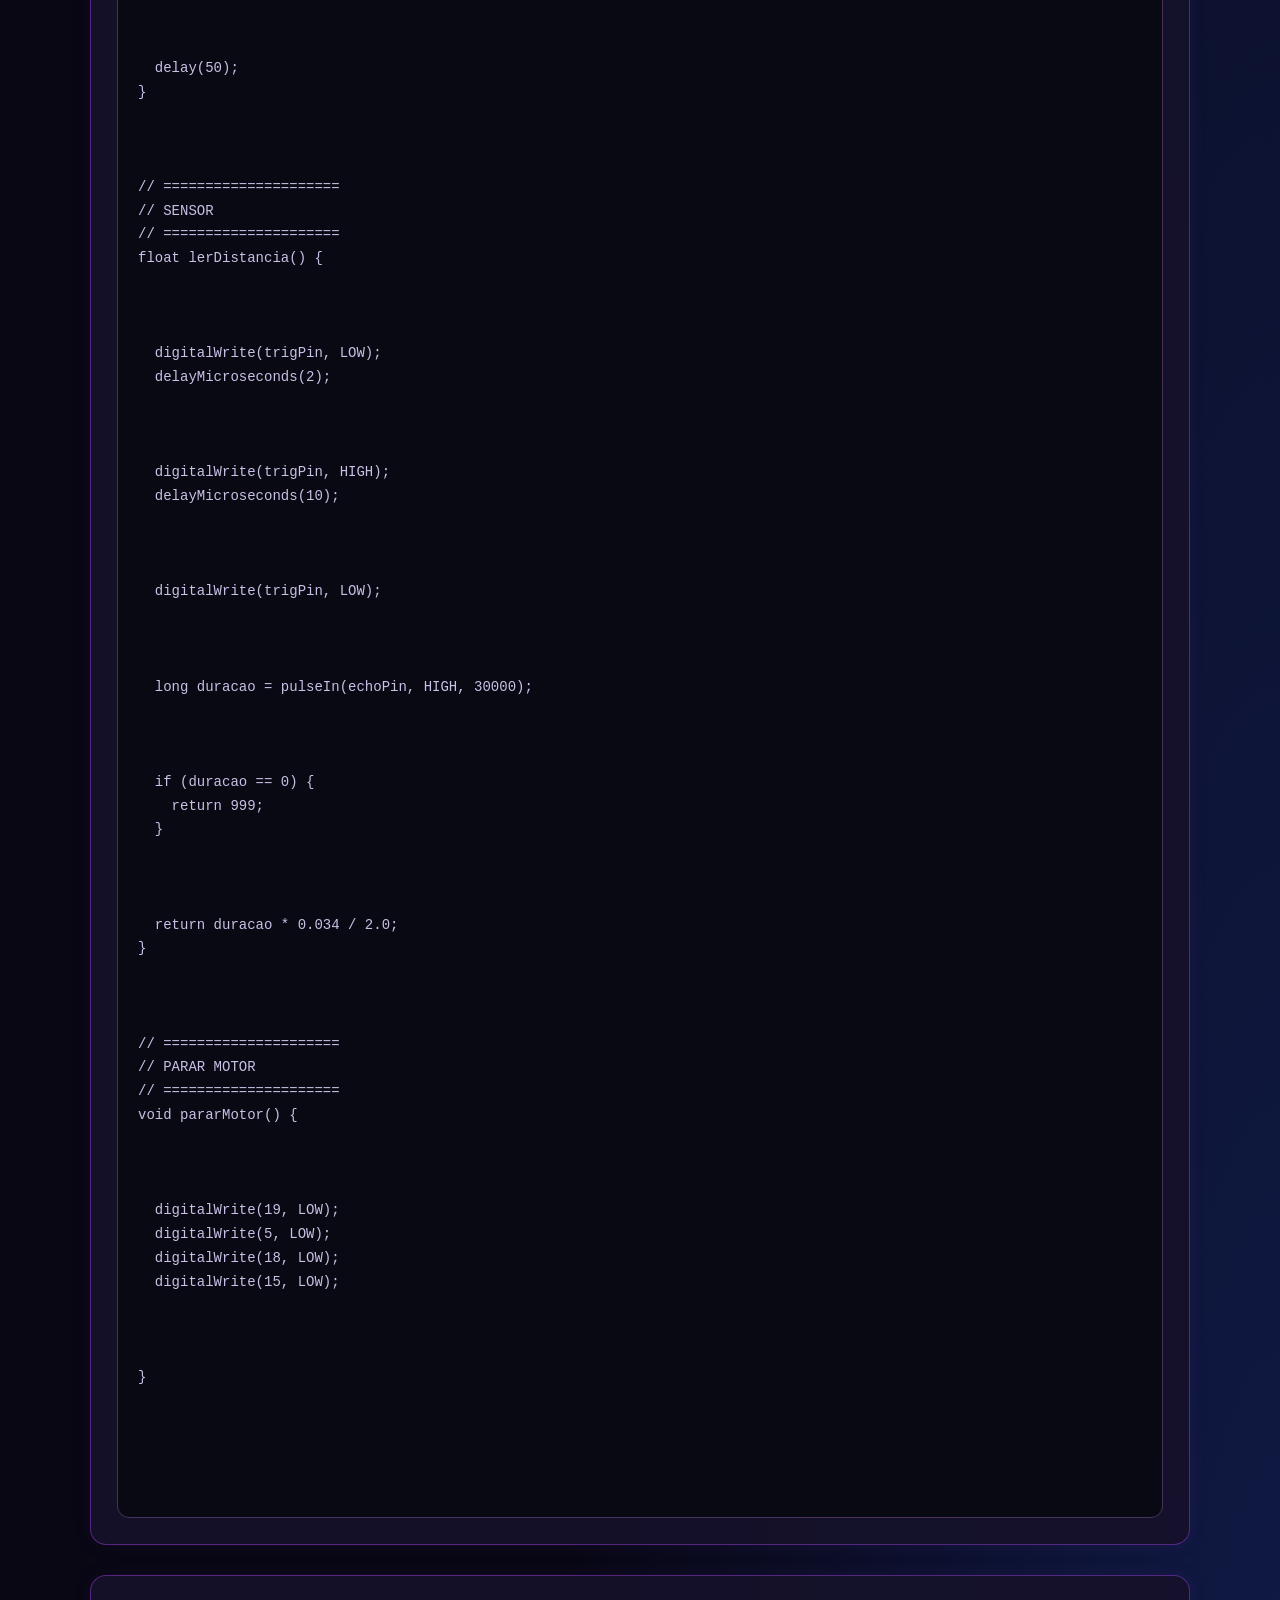
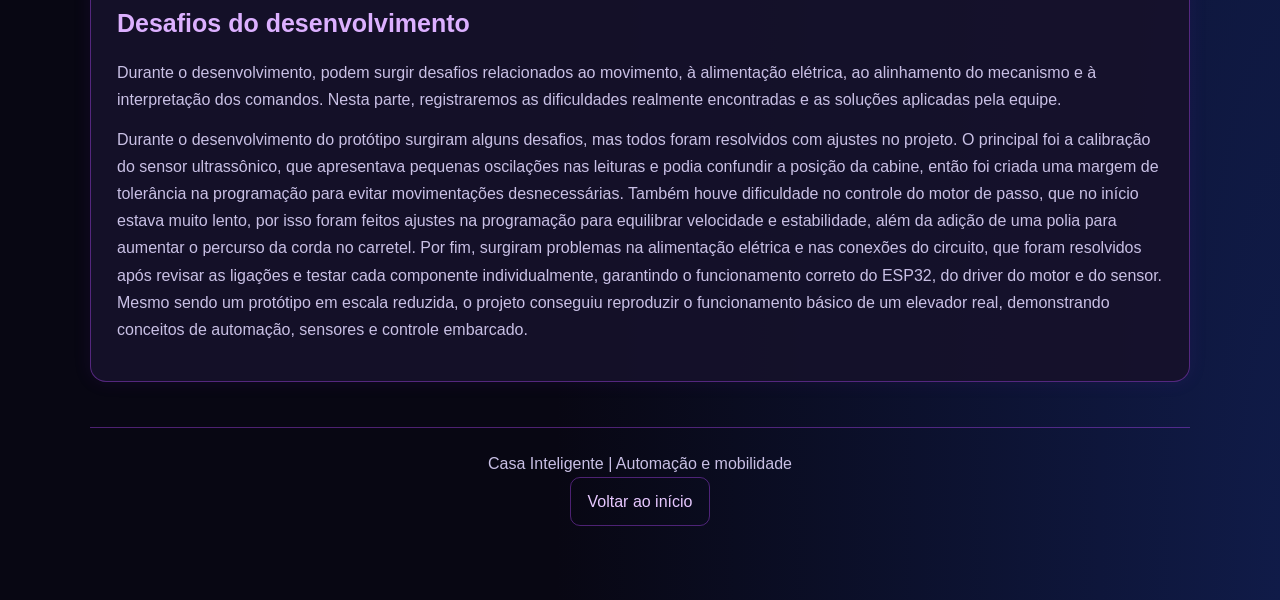
<file: Elevador.html>
<!DOCTYPE html>
<html lang="en">
<head>
    <link rel="stylesheet" href="topicos.css">
    <meta charset="UTF-8">
    <meta name="viewport" content="width=device-width, initial-scale=1.0">
    <title>Elevador</title>
</head>
<body>
   
<!DOCTYPE html>
<html lang="pt-BR">
<head>
    <meta charset="UTF-8">
    <meta name="viewport" content="width=device-width, initial-scale=1.0">
    <meta name="description" content="Conheça o elevador inteligente da maquete.">
    <title>Elevador Inteligente | Casa Inteligente</title>
    <link rel="stylesheet" href="topicos.css">
</head>
<body>
<main>
    <a class="voltar" href="Casa Inteligente.html">← Voltar à Casa Inteligente</a>

    <header class="cabecalho-topico">
        <span class="etiqueta">Automação e mobilidade</span>
        <h1>Elevador Inteligente</h1>
        <p>Uma demonstração de como a programação pode controlar a seleção de andares em uma maquete automatizada.</p>
    </header>

    <section class="secao">
        <h2>Conheça o elevador</h2>
        <p>
            O elevador inteligente do projeto representa um sistema de
            transporte entre diferentes níveis da casa. A proposta é
            demonstrar como comandos enviados pelo usuário podem ser
            utilizados para selecionar um andar e iniciar uma ação
            programada.
        </p>
        <p>
            O funcionamento físico depende dos componentes instalados,
            do mecanismo de movimentação e da programação desenvolvida
            pela equipe.
        </p>
        <div class="cartao">
            <h3>Foto do elevador</h3>
            <p> Infelizmente o Elevador não deu certo, por esse motivo não conseguimos por a foto da estrtura do elevador </p>
            <img src="elevador.jpeg" style="width: 200px; border: 10px solid rgb(0, 0, 0);" >
            <img src="elevadorprototipo.jpeg" style="width: 200px; border: 10px solid rgb(0, 0, 0);" >
            <p>[foto do inicio do projeto do elevador]</p>
        </div>
    </section>

    <section class="secao">
        <h2>Como funciona?</h2>
        <div class="grade">
            <article class="cartao">
                <h3>01. Seleção do andar</h3>
                <p>
                    O usuário escolhe o nível desejado por meio de
                    um botão ou de uma interface de controle.
                </p>
            </article>
            <article class="cartao">
                <h3>02. Processamento do comando</h3>
                <p>
                    A programação recebe a solicitação e verifica
                    qual ação deve ser executada.
                </p>
            </article>
            <article class="cartao">
                <h3>03. Acionamento</h3>
                <p>
                    O circuito de controle envia o comando necessário
                    ao mecanismo de movimentação, conforme o projeto.
                </p>
            </article>
            <article class="cartao">
                <h3>04. Chegada ao destino</h3>
                <p>
                    O sistema pode indicar a posição alcançada por
                    meio de sensores, controles ou outra lógica
                    implementada pela equipe.
                </p>
            </article>
        </div>
    </section>

    <section class="secao">
        <h2>Vídeo de funcionamento</h2>

        <div class="cartao">
            <h3>Veja o motor do elevador em movimento</h3>
            <p>[ADICIONAR LINK DO VÍDEO motor  DO ELEVADOR]</p>
            <p>
                O vídeo mostra como é o porjeto de montagem do elevador que 
                apesar de não ter dado certo o resultado final, os comandos e
                e o interior do projeto estava dando certo.
            </p>
             <a href="https://www.youtube.com/watch?v=9jSOU4PszP8" target="_blank">
            Assistir ao vídeo
        </a>
        </div>
    </section>

    <section class="secao">
        <h2>Como foi desenvolvido?</h2>
       <P> O projeto representa um protótipo de elevador por um microcontrolador, no caso o ESP32. Para o deslocamento entre os andares foi utilizado o motor de passos(Step Motor) e seu driver, permitindo o deslocamento da cabine
Sendo utilizado 3 botões para representar cada andar da casa (Térreo 1°Andaa e 2°Andar), quando um dos botões são pressionados, o Esp recebe o comando e movimenta o motor até que a cabine esteja na distância desejada
Para encontrar a localização da cabine foi utilizado um sensor ultrassônico HC-SR04, localizado no topo do elevador responsável por medir a distância do topo até a cabine, permitindo o sistema saber em qual Andar está localizado a cabine, e assim comparar com a medidas do andar solicitado
Na parte da programação, foi desenvolvida no Arduíno IDE usando linguagem C++, dando sentido aos cliques em cada botão, monitorar a cada tick o sensor ultrassonico e controlar o motor de passo</P>
    </section>

    <section class="secao">
        <h2>Programação do elevador</h2>
        <p>
            A programação define como os comandos são recebidos
            e quais ações devem acontecer. O código real será
            apresentado nesta seção depois de ser fornecido
            pela pessoa responsável pelo elevador.
        </p>
        <div class="codigo">
            <pre><code>
                <p>
#include &lt;Stepper.h&gt;
<br><br>
// =====================
// MOTOR DE PASSO
// =====================
const int passosPorRevolucao = 2048;
Stepper elevador(passosPorRevolucao, 19, 5, 18, 15);
<br><br>
// =====================
// SENSOR ULTRASSÔNICO
// =====================
const int trigPin = 14;
const int echoPin = 34;
<br><br>
// =====================
// BOTÕES
// =====================
const int btnTerreo = 25;
const int btnAndar1 = 26;
const int btnAndar2 = 27;
<br><br>
// =====================
// ALTURAS DOS ANDARES
// (ajuste depois)
// =====================
float terreo = 50.0;
float andar1 = 35.0;
float andar2 = 20.0;
<br><br>
// Destino atual
float destino = terreo;
<br><br>
// =====================
// SETUP
// =====================
void setup() {
<br><br>
  Serial.begin(115200);
<br><br>
  pinMode(trigPin, OUTPUT);
  pinMode(echoPin, INPUT);
<br><br>
  pinMode(btnTerreo, INPUT_PULLUP);
  pinMode(btnAndar1, INPUT_PULLUP);
  pinMode(btnAndar2, INPUT_PULLUP);
<br><br>
  elevador.setSpeed(8);
<br><br>
  Serial.println("================================");
  Serial.println("ELEVADOR INTELIGENTE INICIADO");
  Serial.println("================================");
}
<br><br>
// =====================
// LOOP
// =====================
void loop() {
<br><br>
  // Botão térreo
  if (digitalRead(btnTerreo) == LOW) {
    destino = terreo;
    Serial.println("Chamado: TERREO");
    delay(300);
  }
<br><br>
  // Botão andar 1
  if (digitalRead(btnAndar1) == LOW) {
    destino = andar1;
    Serial.println("Chamado: ANDAR 1");
    delay(300);
  }
<br><br>
  // Botão andar 2
  if (digitalRead(btnAndar2) == LOW) {
    destino = andar2;
    Serial.println("Chamado: ANDAR 2");
    delay(300);
  }
<br><br>
  float atual = lerDistancia();
<br><br>
  Serial.print("Atual: ");
  Serial.print(atual);
  Serial.print(" cm | Destino: ");
  Serial.print(destino);
  Serial.println(" cm");
<br><br>
  float tolerancia = 3.0;
<br><br>
  // Muito abaixo do destino
  if (atual &gt; destino + tolerancia) {
<br><br>
    // SOBE
    elevador.step(20);
<br><br>
  }
<br><br>
  // Muito acima do destino
  else if (atual &lt; destino - tolerancia) {
<br><br>
    // DESCE
    elevador.step(-20);
<br><br>
  }
<br><br>
  // Chegou
  else {
<br><br>
    pararMotor();
<br><br>
  }
<br><br>
  delay(50);
}
<br><br>
// =====================
// SENSOR
// =====================
float lerDistancia() {
<br><br>
  digitalWrite(trigPin, LOW);
  delayMicroseconds(2);
<br><br>
  digitalWrite(trigPin, HIGH);
  delayMicroseconds(10);
<br><br>
  digitalWrite(trigPin, LOW);
<br><br>
  long duracao = pulseIn(echoPin, HIGH, 30000);
<br><br>
  if (duracao == 0) {
    return 999;
  }
<br><br>
  return duracao * 0.034 / 2.0;
}
<br><br>
// =====================
// PARAR MOTOR
// =====================
void pararMotor() {
<br><br>
  digitalWrite(19, LOW);
  digitalWrite(5, LOW);
  digitalWrite(18, LOW);
  digitalWrite(15, LOW);
<br><br>
}

</p>

            </code></pre>
        </div>
    </section>

    <section class="secao">
        <h2>Desafios do desenvolvimento</h2>
        <p>
            Durante o desenvolvimento, podem surgir desafios
            relacionados ao movimento, à alimentação elétrica,
            ao alinhamento do mecanismo e à interpretação dos
            comandos. Nesta parte, registraremos as dificuldades
            realmente encontradas e as soluções aplicadas pela equipe.
        </p>
        <p>Durante o desenvolvimento do protótipo surgiram alguns desafios, mas todos foram resolvidos com ajustes no projeto. O principal foi a calibração do sensor ultrassônico, que apresentava pequenas oscilações nas leituras e podia confundir a posição da cabine, então foi criada uma margem de tolerância na programação para evitar movimentações desnecessárias. Também houve dificuldade no controle do motor de passo, que no início estava muito lento, por isso foram feitos ajustes na programação para equilibrar velocidade e estabilidade, além da adição de uma polia para aumentar o percurso da corda no carretel. Por fim, surgiram problemas na alimentação elétrica e nas conexões do circuito, que foram resolvidos após revisar as ligações e testar cada componente individualmente, garantindo o funcionamento correto do ESP32, do driver do motor e do sensor. Mesmo sendo um protótipo em escala reduzida, o projeto conseguiu reproduzir o funcionamento básico de um elevador real, demonstrando conceitos de automação, sensores e controle embarcado.

</p>
    </section>

    <footer>
        <p>Casa Inteligente | Automação e mobilidade</p>
        <a class="voltar" href="index.html">Voltar ao início</a>
    </footer>
</main>
</body>
</html>
 
</body>
</html>
</file>
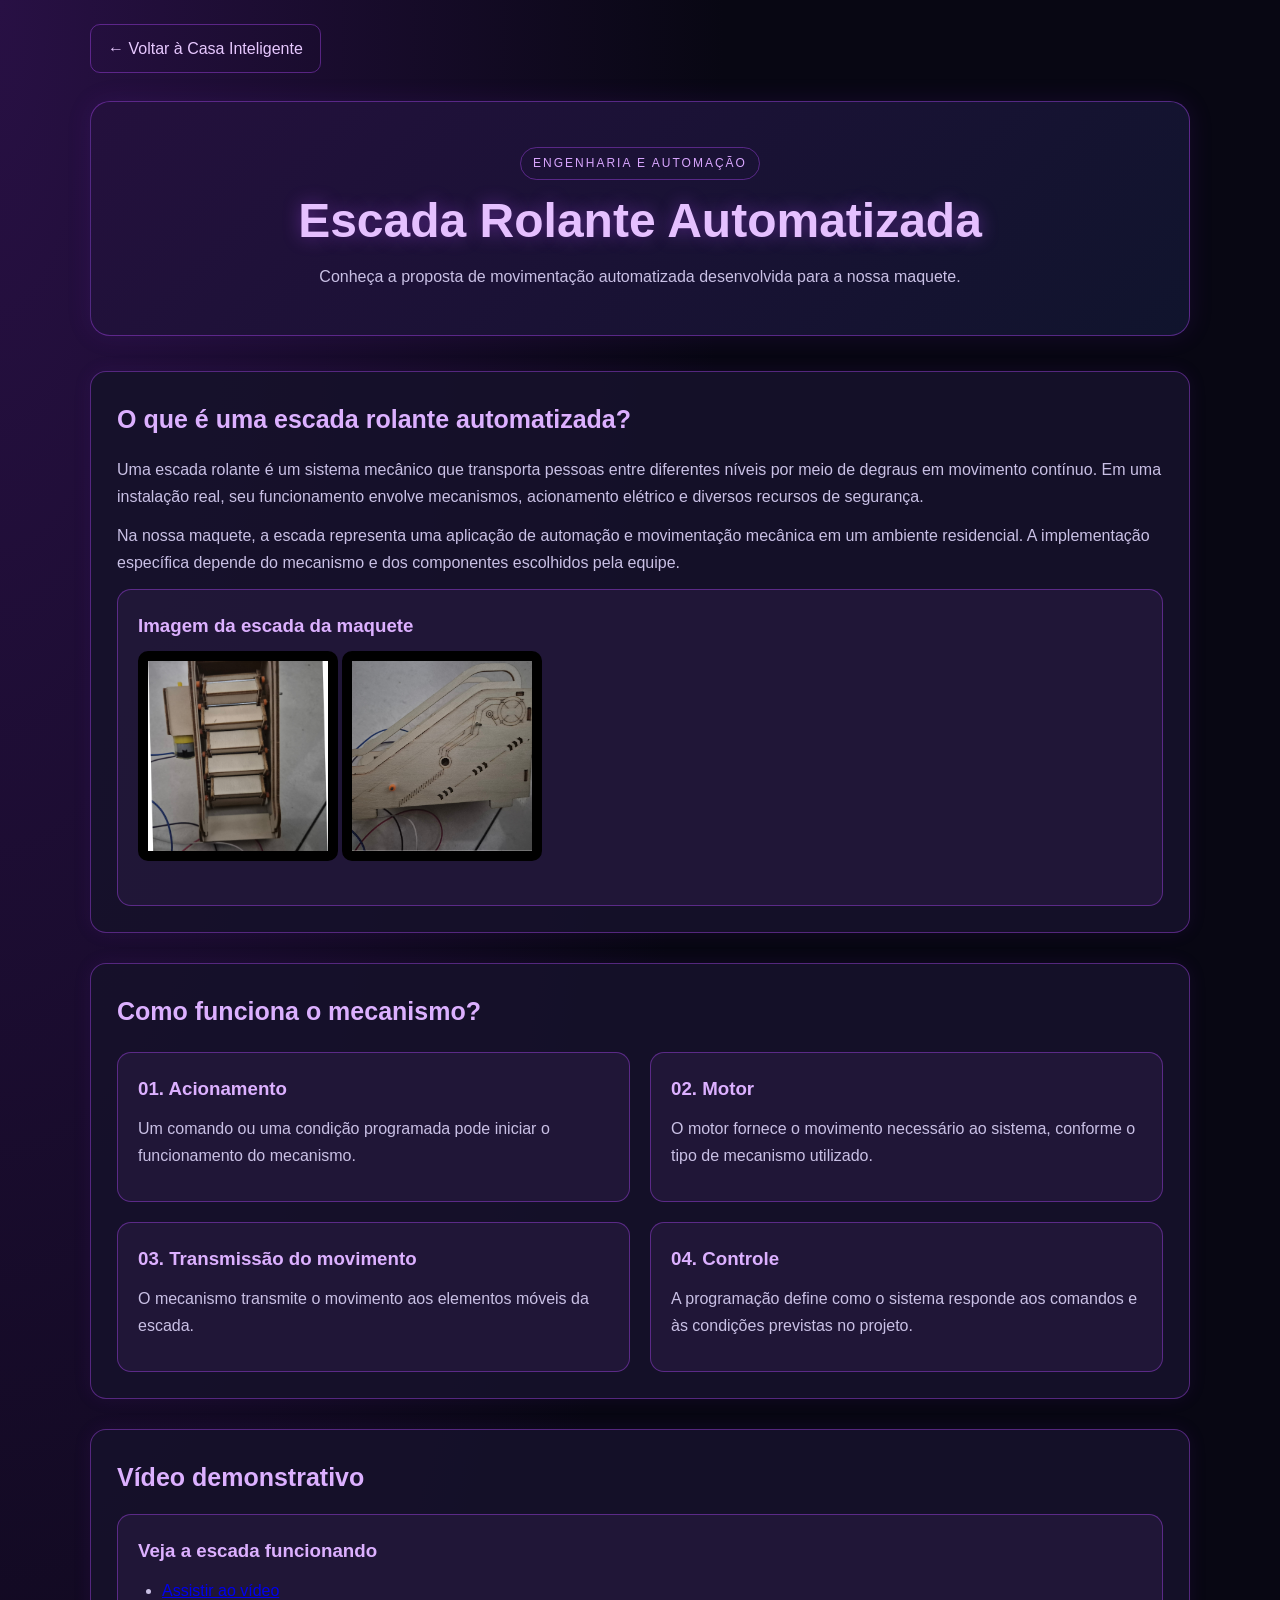
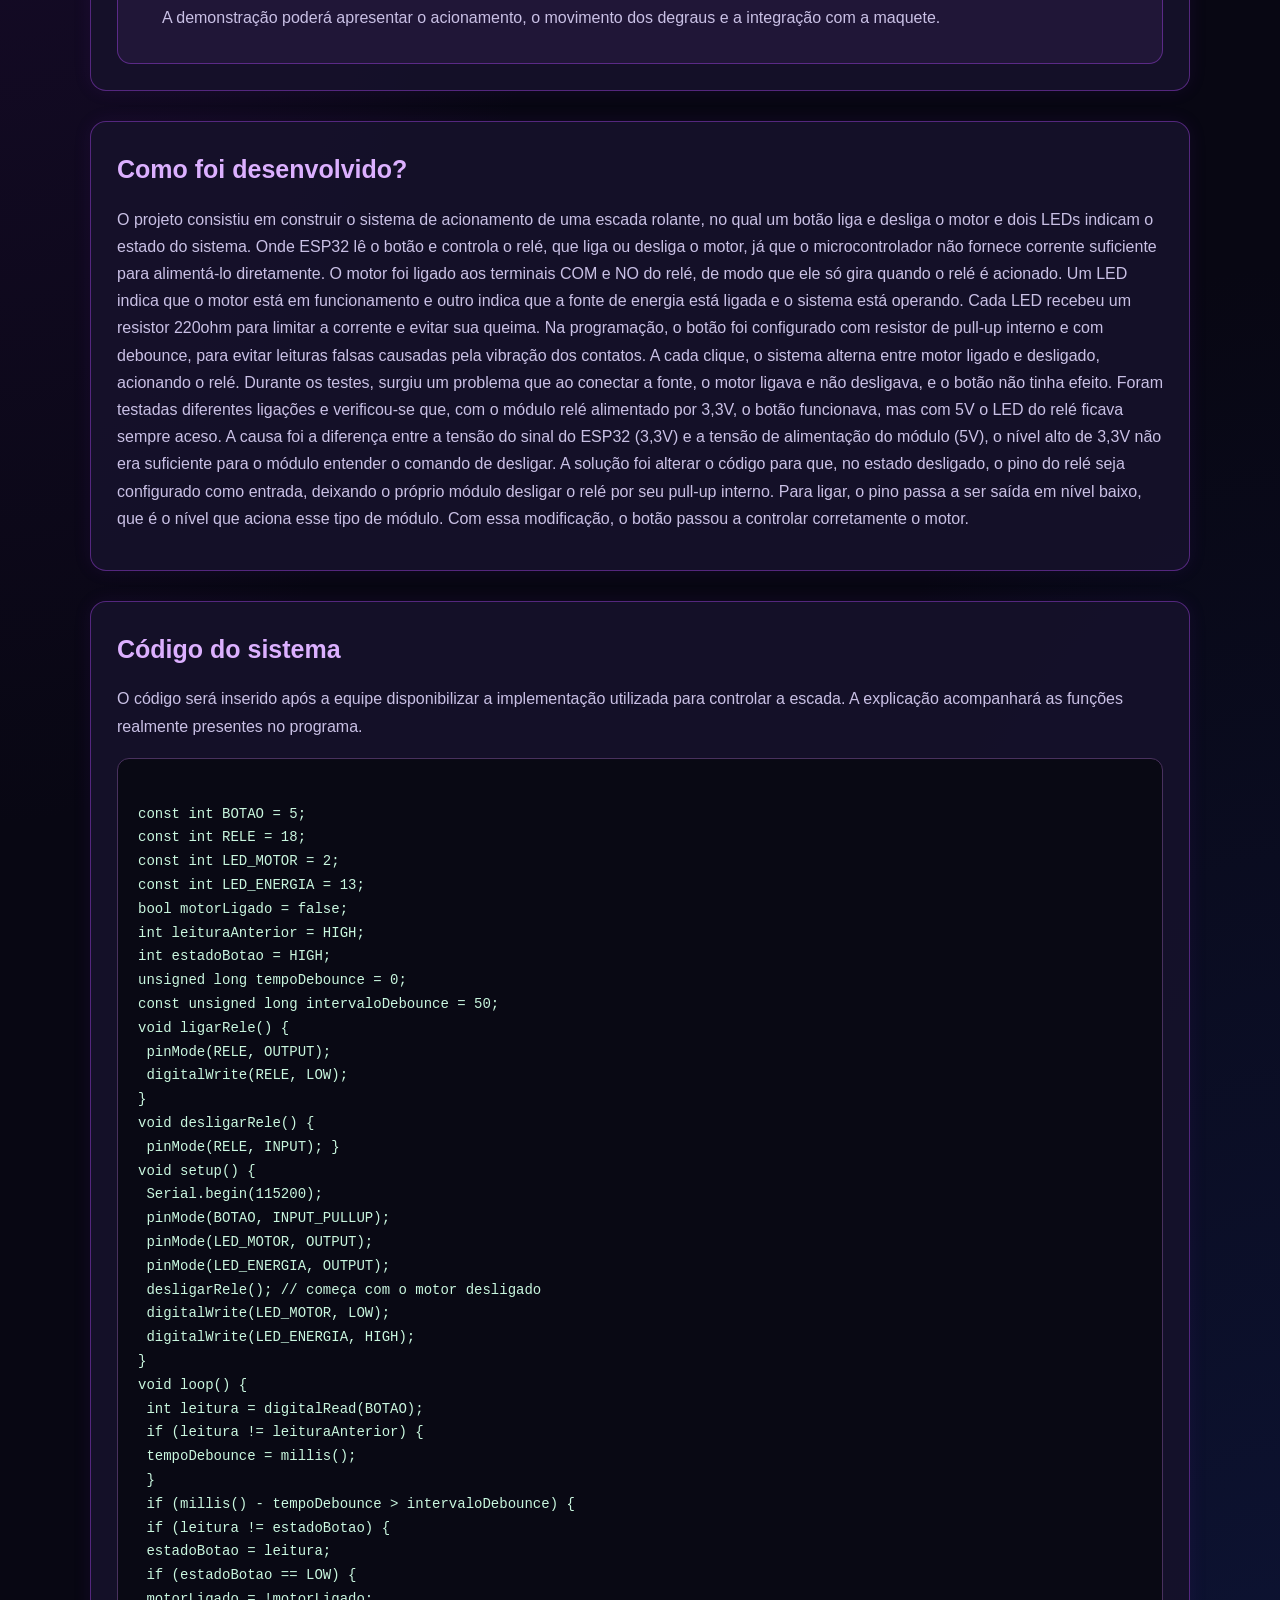
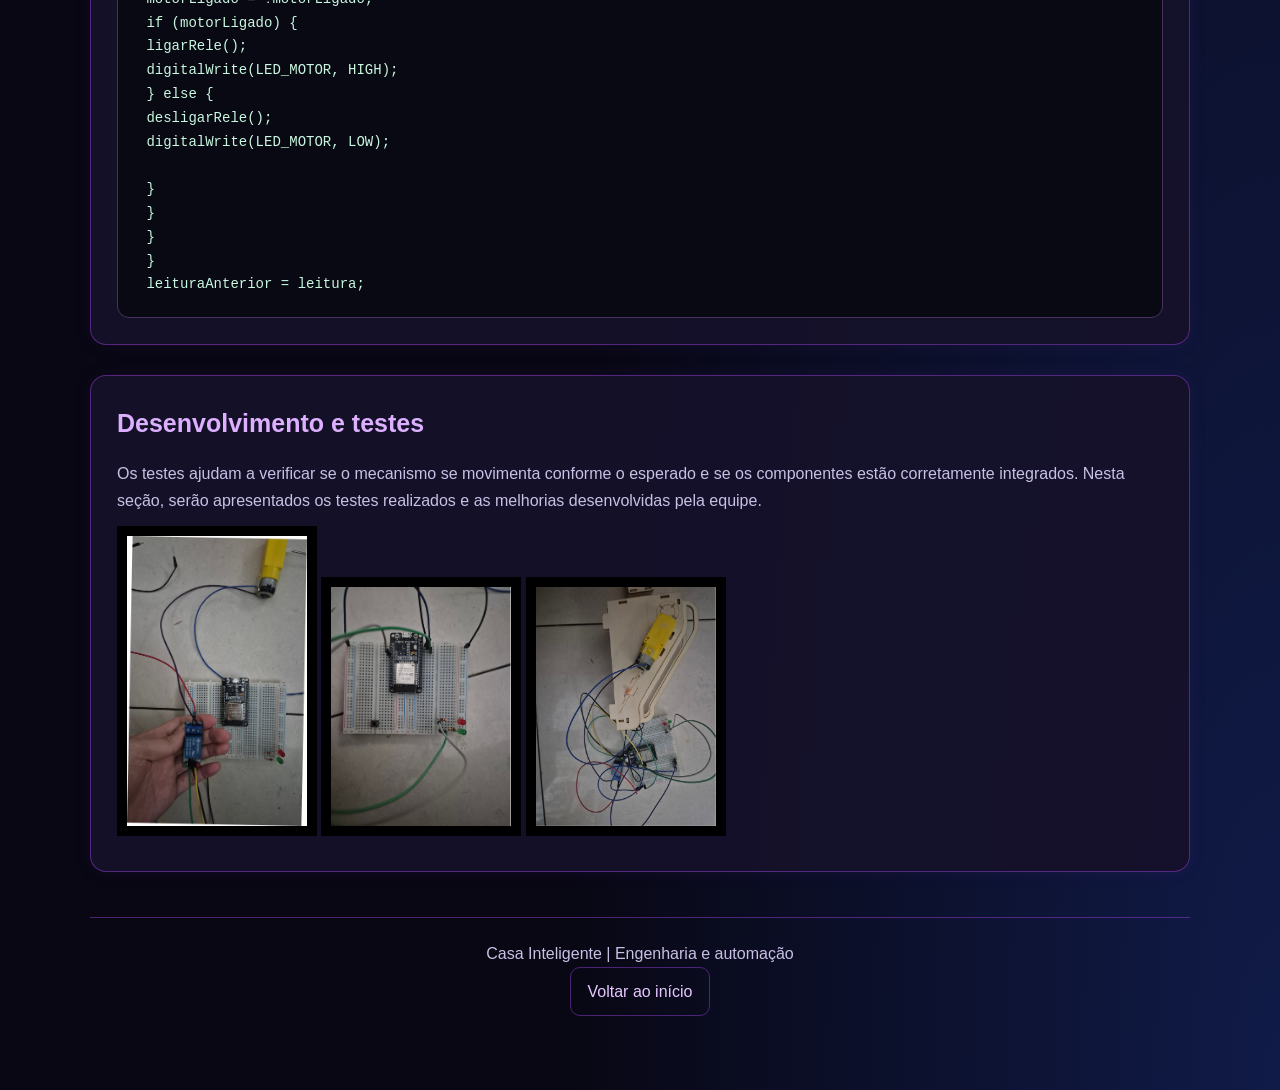
<file: Escada rolante.html>
<!DOCTYPE html>
<html lang="en">
<head>
    <link rel="stylesheet" href="topicos.css">
    <meta charset="UTF-8">
    <meta name="viewport" content="width=device-width, initial-scale=1.0">
    <title>Escada rolante</title>
</head>
<body>
   
<!DOCTYPE html>
<html lang="pt-BR">
<head>
    <meta charset="UTF-8">
    <meta name="viewport" content="width=device-width, initial-scale=1.0">
    <meta name="description" content="Conheça a escada rolante automatizada da Casa Inteligente.">
    <title>Escada Rolante | Casa Inteligente</title>
    <link rel="stylesheet" href="topicos.css">
</head>
<body>
<main>
    <a class="voltar" href="Casa Inteligente.html">← Voltar à Casa Inteligente</a>

    <header class="cabecalho-topico">
        <span class="etiqueta">Engenharia e automação</span>
        <h1>Escada Rolante Automatizada</h1>
        <p>Conheça a proposta de movimentação automatizada desenvolvida para a nossa maquete.</p>
    </header>

    <section class="secao">
        <h2>O que é uma escada rolante automatizada?</h2>
        <p>
            Uma escada rolante é um sistema mecânico que transporta
            pessoas entre diferentes níveis por meio de degraus
            em movimento contínuo. Em uma instalação real, seu
            funcionamento envolve mecanismos, acionamento elétrico
            e diversos recursos de segurança.
        </p>
        <p>
            Na nossa maquete, a escada representa uma aplicação
            de automação e movimentação mecânica em um ambiente
            residencial. A implementação específica depende do
            mecanismo e dos componentes escolhidos pela equipe.
        </p>
        <div class="cartao">
            <h3>Imagem da escada da maquete</h3>
<img src="escada.rolante1.png" style="width: 200px; border: 10px solid rgb(0, 0, 0);">
<img src="escadarolante2.png" style="width: 200px; border: 10px solid rgb(0, 0, 0);">
        </div>
    </section>

    <section class="secao">
        <h2>Como funciona o mecanismo?</h2>
        <div class="grade">
            <article class="cartao">
                <h3>01. Acionamento</h3>
                <p>
                    Um comando ou uma condição programada pode
                    iniciar o funcionamento do mecanismo.
                </p>
            </article>
            <article class="cartao">
                <h3>02. Motor</h3>
                <p>
                    O motor fornece o movimento necessário ao sistema,
                    conforme o tipo de mecanismo utilizado.
                </p>
            </article>
            <article class="cartao">
                <h3>03. Transmissão do movimento</h3>
                <p>
                    O mecanismo transmite o movimento aos elementos
                    móveis da escada.
                </p>
            </article>
            <article class="cartao">
                <h3>04. Controle</h3>
                <p>
                    A programação define como o sistema responde
                    aos comandos e às condições previstas no projeto.
                </p>
            </article>
        </div>
    </section>

    <section class="secao">
        <h2>Vídeo demonstrativo</h2>
        <div class="cartao">
            <h3>Veja a escada funcionando</h3>
            <ul>
    <li>
        <a href="https://www.youtube.com/watch?v=2etGS7Lfau0" target="_blank">
            Assistir ao vídeo
        </a>
            <p>
                A demonstração poderá apresentar o acionamento,
                o movimento dos degraus e a integração com a maquete.
            </p>
        </div>
    </section>

    <section class="secao">
        <h2>Como foi desenvolvido?</h2>

   <p>O projeto consistiu em construir o sistema de acionamento de
   uma escada rolante, no qual um botão liga e desliga o motor e
  dois LEDs indicam o estado do sistema. Onde ESP32 lê o botão e
   controla o relé, que liga ou desliga o motor, já que o microcontrolador 
   não fornece corrente suficiente para alimentá-lo diretamente.
    O motor foi ligado aos terminais COM e NO do relé, de 
  modo que ele só gira quando o relé é acionado. Um LED indica que o
   motor está em funcionamento e outro indica que a fonte de energia
    está ligada e o sistema está operando. Cada LED recebeu um resistor
     220ohm para limitar a corrente e evitar sua queima.
Na programação, o botão foi configurado com resistor de pull-up interno
 e com debounce, para evitar leituras falsas causadas pela vibração dos
  contatos. A cada clique, o sistema alterna entre motor ligado e
   desligado, acionando o relé.
Durante os testes, surgiu um problema que ao conectar a fonte, o motor
 ligava e não desligava, e o botão não tinha efeito. Foram testadas
  diferentes ligações e verificou-se que, com o módulo relé alimentado
   por 3,3V, o botão funcionava, mas com 5V o LED do relé ficava sempre
    aceso. A causa foi a diferença entre a tensão do sinal do ESP32
     (3,3V) e a tensão de alimentação do módulo (5V), o nível alto de
      3,3V não era suficiente para o módulo entender o comando de desligar.
A solução foi alterar o código para que, no estado desligado, o pino do
 relé seja configurado como entrada, deixando o próprio módulo desligar
  o relé por seu pull-up interno. Para ligar, o pino passa a ser saída 
  em nível baixo, que é o nível que aciona esse tipo de módulo. Com essa
   modificação, o botão passou a controlar corretamente o motor. </p>
    </section>

    <section class="secao">
        <h2>Código do sistema</h2>
        <p>
            O código será inserido após a equipe disponibilizar
            a implementação utilizada para controlar a escada.
            A explicação acompanhará as funções realmente presentes
            no programa.
        </p>
        <div class="codigo">
            <pre><code>
const int BOTAO = 5;
const int RELE = 18;
const int LED_MOTOR = 2;
const int LED_ENERGIA = 13;
bool motorLigado = false;
int leituraAnterior = HIGH;
int estadoBotao = HIGH;
unsigned long tempoDebounce = 0;
const unsigned long intervaloDebounce = 50;
void ligarRele() {
 pinMode(RELE, OUTPUT);
 digitalWrite(RELE, LOW); 
}
void desligarRele() {
 pinMode(RELE, INPUT); }
void setup() {
 Serial.begin(115200);
 pinMode(BOTAO, INPUT_PULLUP);
 pinMode(LED_MOTOR, OUTPUT);
 pinMode(LED_ENERGIA, OUTPUT);
 desligarRele(); // começa com o motor desligado
 digitalWrite(LED_MOTOR, LOW);
 digitalWrite(LED_ENERGIA, HIGH);
}
void loop() {
 int leitura = digitalRead(BOTAO);
 if (leitura != leituraAnterior) {
 tempoDebounce = millis();
 }
 if (millis() - tempoDebounce > intervaloDebounce) {
 if (leitura != estadoBotao) {
 estadoBotao = leitura;
 if (estadoBotao == LOW) {
 motorLigado = !motorLigado;
 if (motorLigado) {
 ligarRele();
 digitalWrite(LED_MOTOR, HIGH);
 } else {
 desligarRele();
 digitalWrite(LED_MOTOR, LOW);
 
 }
 }
 }
 }
 leituraAnterior = leitura;
</code></pre>
        </div>
    </section>

    <section class="secao">
        <h2>Desenvolvimento e testes</h2>
        <p>
            Os testes ajudam a verificar se o mecanismo se movimenta
            conforme o esperado e se os componentes estão corretamente
            integrados. Nesta seção, serão apresentados os testes
            realizados e as melhorias desenvolvidas pela equipe.
        </p>
       <img src="etapas.png" style="width: 200px; border: 10px solid rgb(0, 0, 0);">
     <img src="etapas2.png" style="width: 200px; border: 10px solid rgb(0, 0, 0);">
   <img src="etapas3.png" style="width: 200px; border: 10px solid rgb(0, 0, 0);">
</section>

    <footer>
        <p>Casa Inteligente | Engenharia e automação</p>
        <a class="voltar" href="index.html">Voltar ao início</a>
    </footer>
</main>
</body>
</html>
 
</body>
</html>
</file>
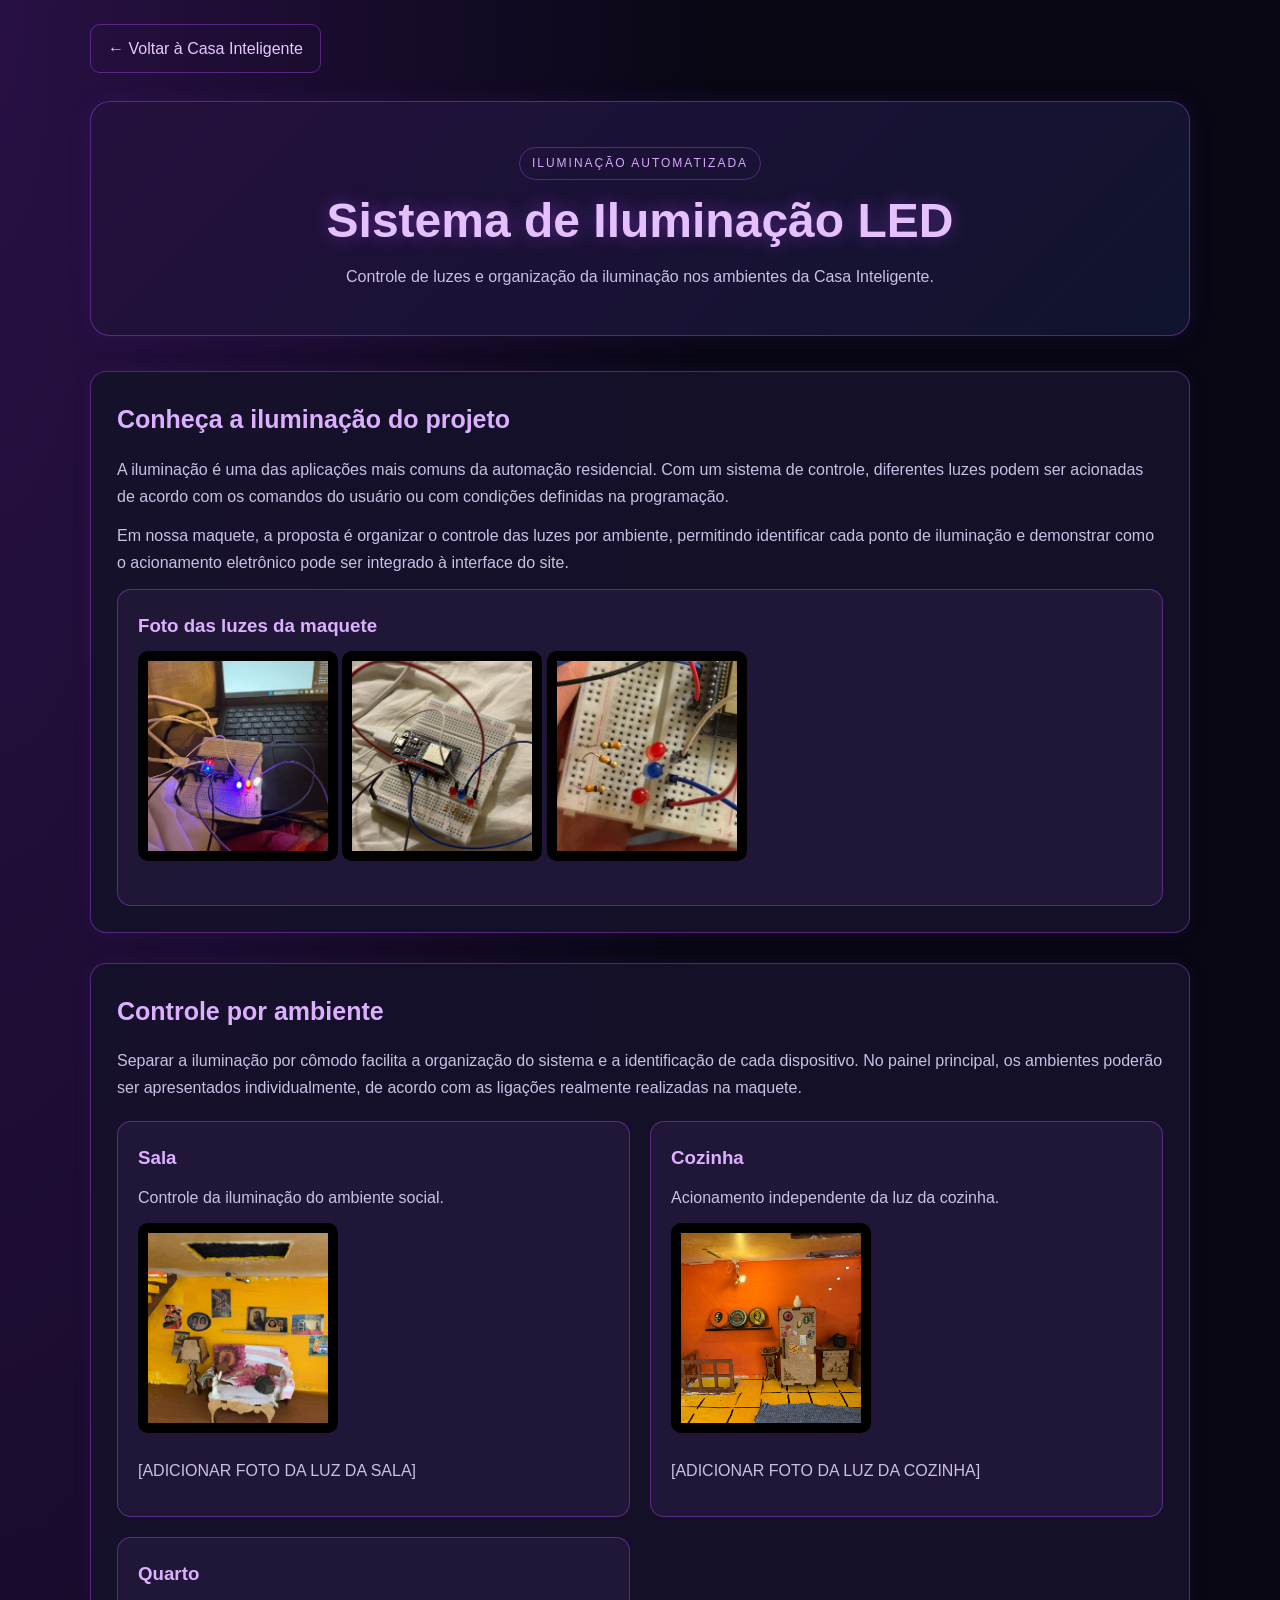
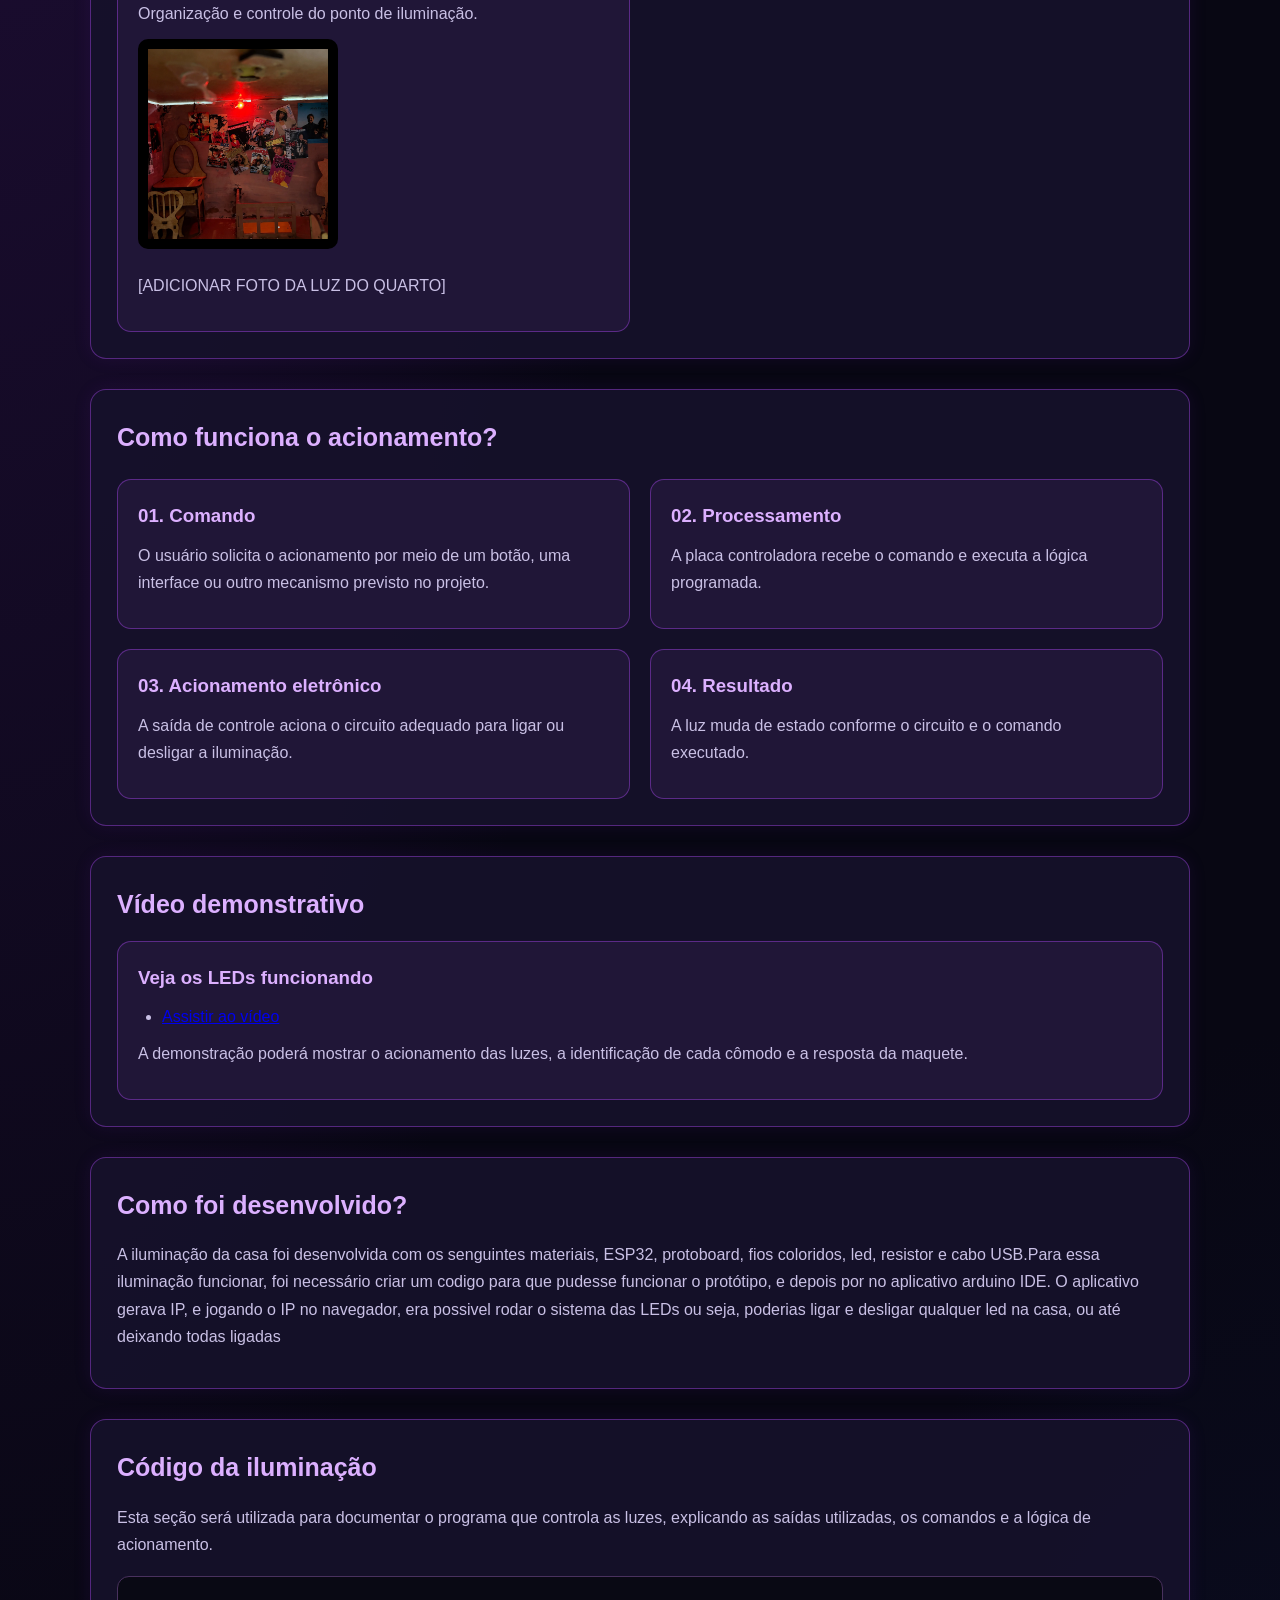
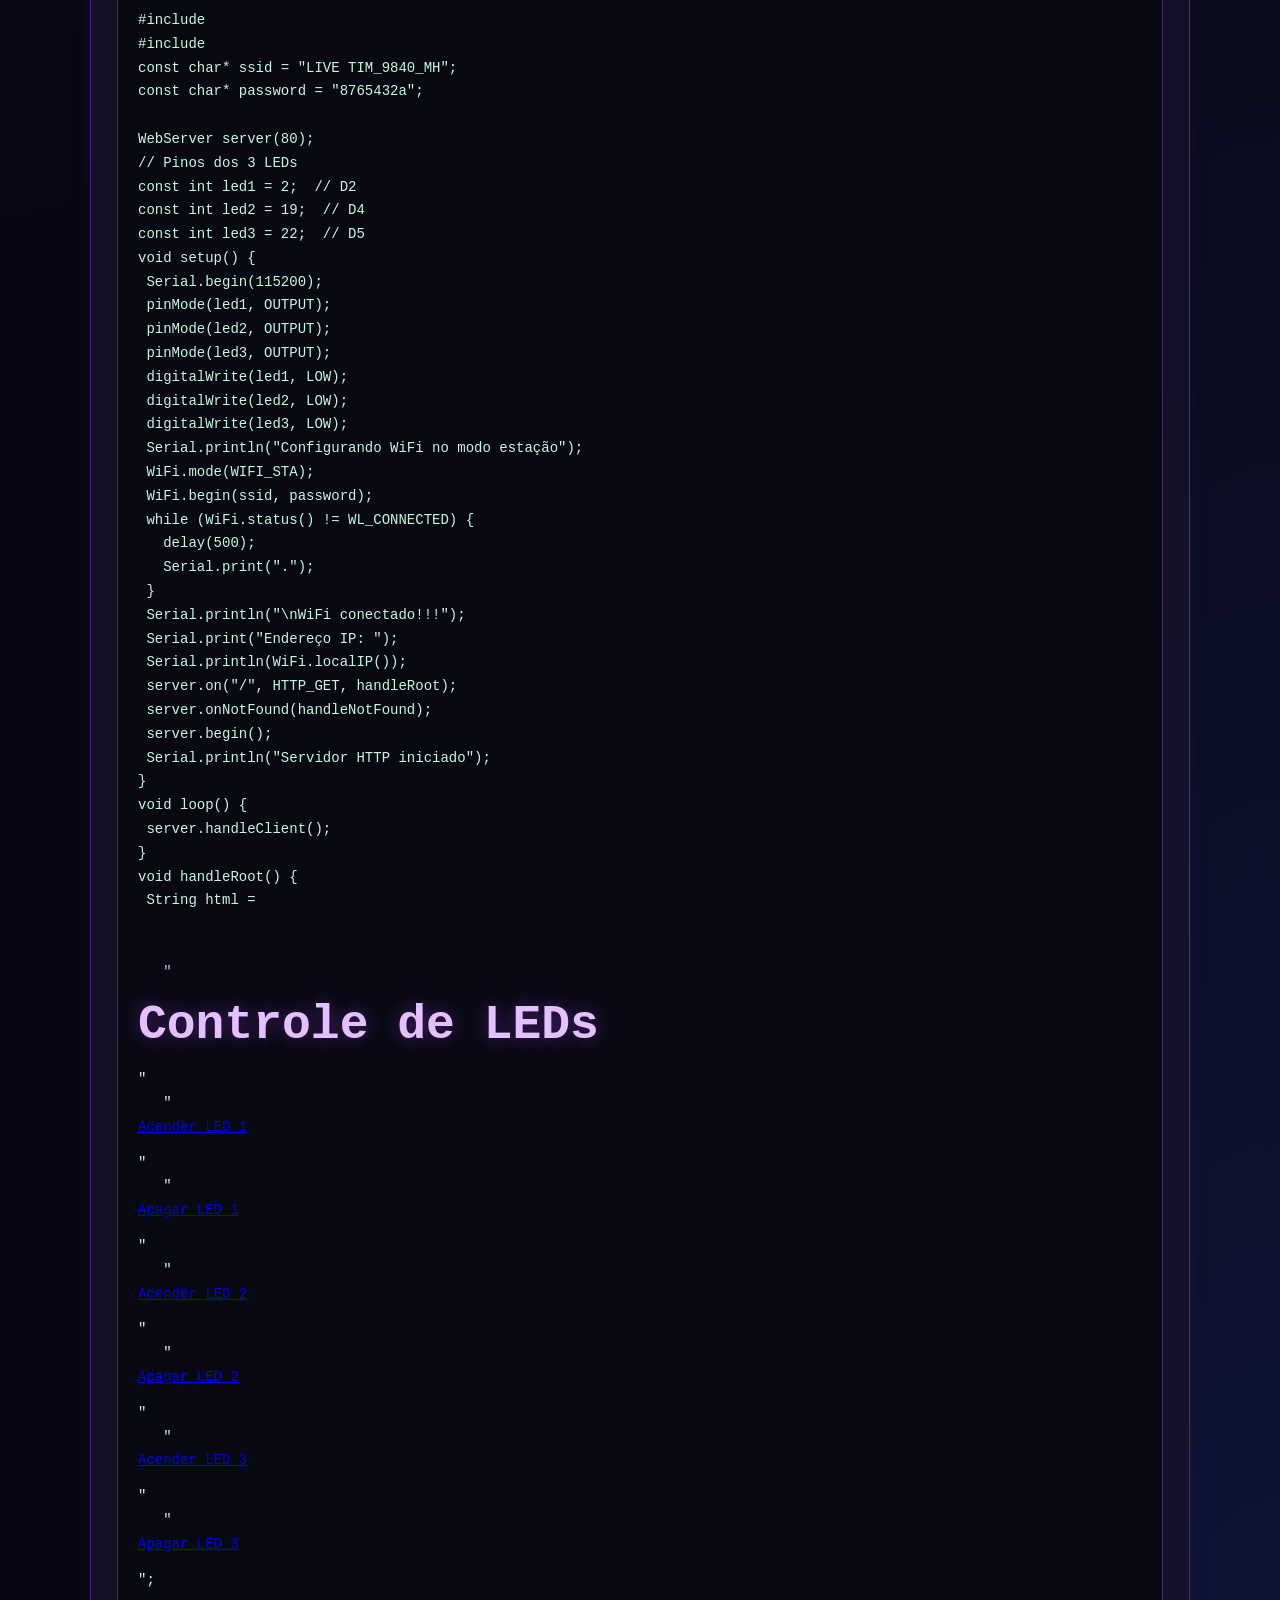
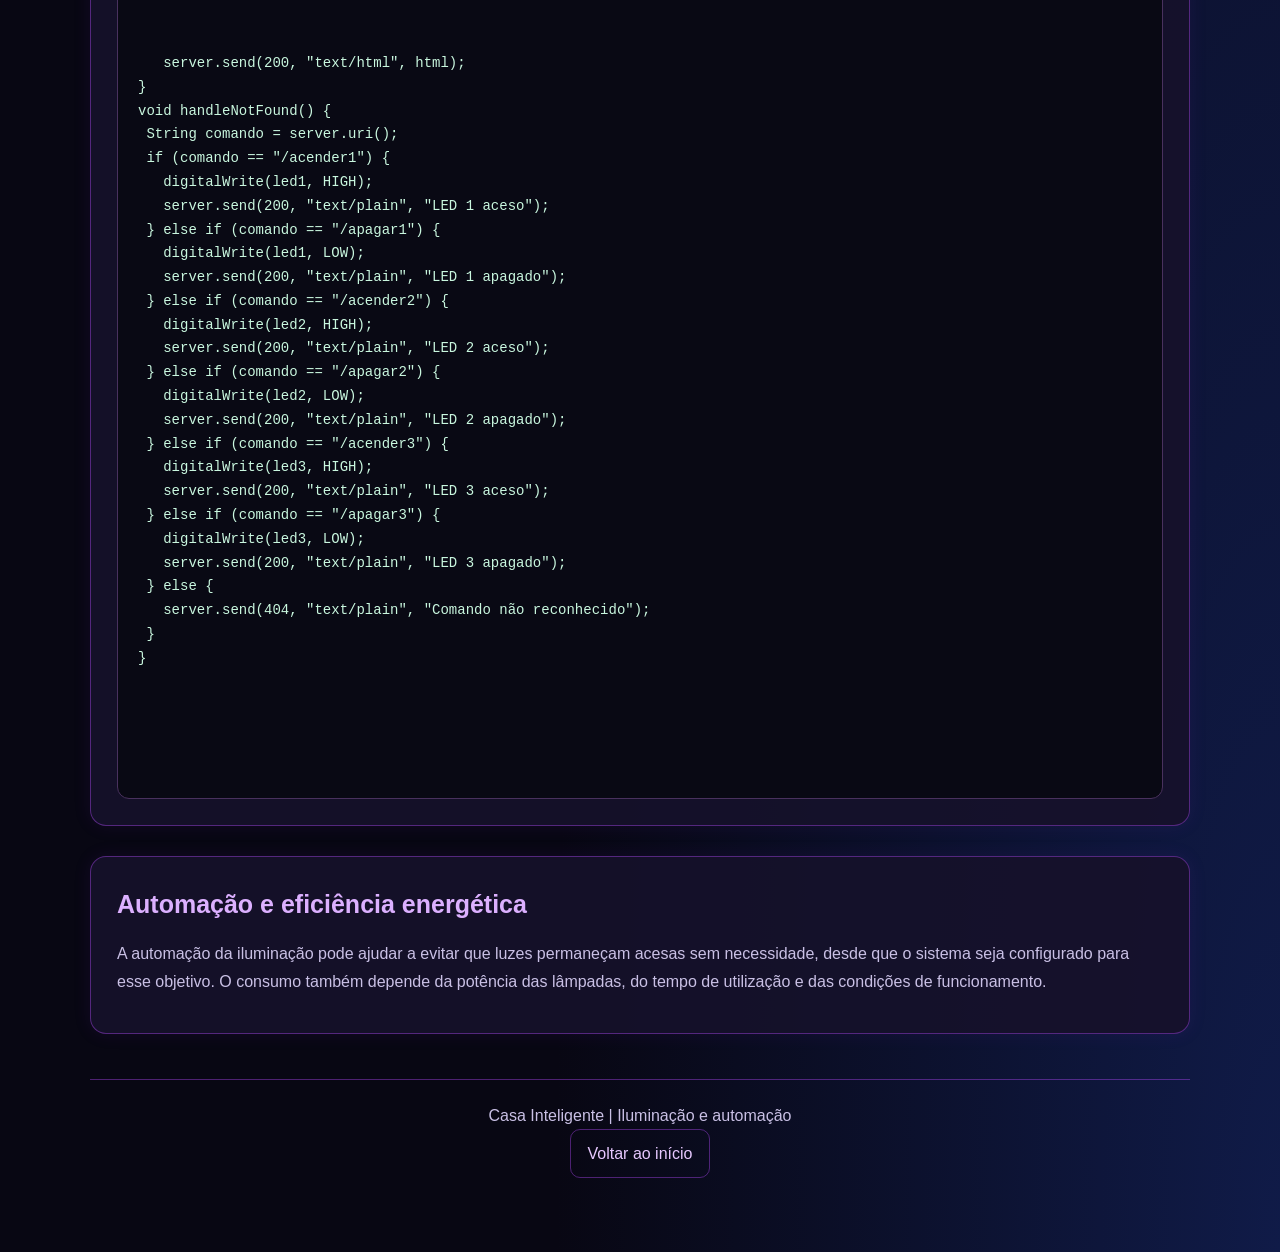
<file: Luz LED.html>
<!DOCTYPE html>
<html lang="en">
<head>
    <link rel="stylesheet" href="topicos.css">
    <meta charset="UTF-8">
    <meta name="viewport" content="width=device-width, initial-scale=1.0">
    <title>Luz LED</title>
</head>
<body>
    
<!DOCTYPE html>
<html lang="pt-BR">
<head>
    <meta charset="UTF-8">
    <meta name="viewport" content="width=device-width, initial-scale=1.0">
    <meta name="description" content="Conheça a iluminação LED automatizada da Casa Inteligente.">
    <title>Iluminação LED | Casa Inteligente</title>
    <link rel="stylesheet" href="topicos.css">
</head>
<body>
<main>
    <a class="voltar" href="Casa Inteligente.html">← Voltar à Casa Inteligente</a>

    <header class="cabecalho-topico">
        <span class="etiqueta">Iluminação automatizada</span>
        <h1>Sistema de Iluminação LED</h1>
        <p>Controle de luzes e organização da iluminação nos ambientes da Casa Inteligente.</p>
    </header>

    <section class="secao">
        <h2>Conheça a iluminação do projeto</h2>
        <p>
            A iluminação é uma das aplicações mais comuns da automação
            residencial. Com um sistema de controle, diferentes luzes
            podem ser acionadas de acordo com os comandos do usuário
            ou com condições definidas na programação.
        </p>
        <p>
            Em nossa maquete, a proposta é organizar o controle das
            luzes por ambiente, permitindo identificar cada ponto
            de iluminação e demonstrar como o acionamento eletrônico
            pode ser integrado à interface do site.
        </p>
        <div class="cartao">
            <h3>Foto das luzes da maquete</h3>
            <img src="ImageLED1.jpeg" style="width: 200px; border: 10px solid rgb(0, 0, 0);" >
<img src="led.2.jpeg" style="width: 200px; border: 10px solid rgb(0, 0, 0);" >
<img src="led.3.jpeg" style="width: 200px; border: 10px solid rgb(0, 0, 0);" >

    </section>

    <section class="secao">
        <h2>Controle por ambiente</h2>
        <p>
            Separar a iluminação por cômodo facilita a organização
            do sistema e a identificação de cada dispositivo.
            No painel principal, os ambientes poderão ser apresentados
            individualmente, de acordo com as ligações realmente
            realizadas na maquete.
        </p>
        <div class="grade">
            <article class="cartao">
                <h3>Sala</h3>
                <p>Controle da iluminação do ambiente social.</p>
<img src="LEDSALA.jpeg" style="width: 200px; border: 10px solid rgb(0, 0, 0);" >
                <p>[ADICIONAR FOTO DA LUZ DA SALA]</p>
            </article>


            <article class="cartao">
                <h3>Cozinha</h3>
                <p>Acionamento independente da luz da cozinha.</p>
<img src="ledcozinha.jpg" style="width: 200px; border: 10px solid rgb(0, 0, 0);" >
                <p>[ADICIONAR FOTO DA LUZ DA COZINHA]</p>
            </article>

            <article class="cartao">
                <h3>Quarto</h3>
                <p>Organização e controle do ponto de iluminação.</p>
                <img src="ledquarto.jpg" style="width: 200px; border: 10px solid rgb(0, 0, 0);" >
                <p>[ADICIONAR FOTO DA LUZ DO QUARTO]</p>
            </article>
    
        </div>
    </section>

    <section class="secao">
        <h2>Como funciona o acionamento?</h2>
        <div class="grade">
            <article class="cartao">
                <h3>01. Comando</h3>
                <p>
                    O usuário solicita o acionamento por meio de
                    um botão, uma interface ou outro mecanismo
                    previsto no projeto.
                </p>
            </article>
            <article class="cartao">
                <h3>02. Processamento</h3>
                <p>
                    A placa controladora recebe o comando e executa
                    a lógica programada.
                </p>
            </article>
            <article class="cartao">
                <h3>03. Acionamento eletrônico</h3>
                <p>
                    A saída de controle aciona o circuito adequado
                    para ligar ou desligar a iluminação.
                </p>
            </article>
            <article class="cartao">
                <h3>04. Resultado</h3>
                <p>
                    A luz muda de estado conforme o circuito
                    e o comando executado.
                </p>
            </article>
        </div>
    </section>

    <section class="secao">
        <h2>Vídeo demonstrativo</h2>
        <div class="cartao">
            <h3>Veja os LEDs funcionando</h3>
           <ul>
    <li>
        <a href="https://www.youtube.com/shorts/MSfQPlci7EI" target="_blank">
            Assistir ao vídeo
        </a>
    </li>
</ul>
            <p>
                A demonstração poderá mostrar o acionamento das luzes,
                a identificação de cada cômodo e a resposta da maquete.
            </p>
        </div>
    </section>

    <section class="secao">
        <h2>Como foi desenvolvido?</h2>
<p> A iluminação da casa foi desenvolvida com os senguintes materiais,
    ESP32, protoboard, fios coloridos, led, resistor e cabo USB.Para essa 
iluminação funcionar, foi necessário criar um codigo para que pudesse 
funcionar o protótipo, e depois por no aplicativo arduino IDE. O aplicativo
gerava IP, e jogando o IP no navegador, era possivel rodar o sistema das LEDs
ou seja, poderias ligar e desligar qualquer led na casa, ou até deixando todas 
ligadas   </p>
    </section>

    <section class="secao">
        <h2>Código da iluminação</h2>
        <p>
            Esta seção será utilizada para documentar o programa
            que controla as luzes, explicando as saídas utilizadas,
            os comandos e a lógica de acionamento.
        </p>
        <div class="codigo">
            <p>
            <pre><code>#include <WiFi.h>
#include <WebServer.h>
const char* ssid = "LIVE TIM_9840_MH";
const char* password = "8765432a";
 
WebServer server(80);
// Pinos dos 3 LEDs
const int led1 = 2;  // D2
const int led2 = 19;  // D4
const int led3 = 22;  // D5
void setup() {
 Serial.begin(115200);
 pinMode(led1, OUTPUT);
 pinMode(led2, OUTPUT);
 pinMode(led3, OUTPUT);
 digitalWrite(led1, LOW);
 digitalWrite(led2, LOW);
 digitalWrite(led3, LOW);
 Serial.println("Configurando WiFi no modo estação");
 WiFi.mode(WIFI_STA);
 WiFi.begin(ssid, password);
 while (WiFi.status() != WL_CONNECTED) {
   delay(500);
   Serial.print(".");
 }
 Serial.println("\nWiFi conectado!!!");
 Serial.print("Endereço IP: ");
 Serial.println(WiFi.localIP());
 server.on("/", HTTP_GET, handleRoot);
 server.onNotFound(handleNotFound);
 server.begin();
 Serial.println("Servidor HTTP iniciado");
}
void loop() {
 server.handleClient();
}
void handleRoot() {
 String html =
 <p>
   "<h1>Controle de LEDs</h1>"
   "<p><a href=\"/acender1\">Acender LED 1</a></p>"
   "<p><a href=\"/apagar1\">Apagar LED 1</a></p>"
   "<p><a href=\"/acender2\">Acender LED 2</a></p>"
   "<p><a href=\"/apagar2\">Apagar LED 2</a></p>"
   "<p><a href=\"/acender3\">Acender LED 3</a></p>"
   "<p><a href=\"/apagar3\">Apagar LED 3</a></p>";
 </p>
   server.send(200, "text/html", html);
}
void handleNotFound() {
 String comando = server.uri();
 if (comando == "/acender1") {
   digitalWrite(led1, HIGH);
   server.send(200, "text/plain", "LED 1 aceso");
 } else if (comando == "/apagar1") {
   digitalWrite(led1, LOW);
   server.send(200, "text/plain", "LED 1 apagado");
 } else if (comando == "/acender2") {
   digitalWrite(led2, HIGH);
   server.send(200, "text/plain", "LED 2 aceso");
 } else if (comando == "/apagar2") {
   digitalWrite(led2, LOW);
   server.send(200, "text/plain", "LED 2 apagado");
 } else if (comando == "/acender3") {
   digitalWrite(led3, HIGH);
   server.send(200, "text/plain", "LED 3 aceso");
 } else if (comando == "/apagar3") {
   digitalWrite(led3, LOW);
   server.send(200, "text/plain", "LED 3 apagado");
 } else {
   server.send(404, "text/plain", "Comando não reconhecido");
 }
}
 </p>

 </code></pre>
        </div>
    </section>

    <section class="secao">
        <h2>Automação e eficiência energética</h2>
        <p>
            A automação da iluminação pode ajudar a evitar que luzes
            permaneçam acesas sem necessidade, desde que o sistema
            seja configurado para esse objetivo. O consumo também
            depende da potência das lâmpadas, do tempo de utilização
            e das condições de funcionamento.
        </p>

    </section>

    <footer>
        <p>Casa Inteligente | Iluminação e automação</p>
        <a class="voltar" href="index.html">Voltar ao início</a>
    </footer>
</main>
</body>
</html>

</body>
</html>
</file>
<file: topicos.css>
:root {
    --roxo: #b44aff;
    --roxo-escuro: #7825c7;
    --fundo: #080713;
    --cartao: rgba(22, 18, 43, 0.92);
    --texto: #f3edff;
    --texto-secundario: #c9c0e5;
    --borda: rgba(180, 74, 255, 0.4);
}

* {
    margin: 0;
    padding: 0;
    box-sizing: border-box;
}

html {
    scroll-behavior: smooth;
}

body {
    min-height: 100vh;
    padding: 24px;
    background:
        radial-gradient(ellipse at top left, #281044 0%, transparent 40%),
        radial-gradient(ellipse at bottom right, #101b48 0%, transparent 40%),
        var(--fundo);
    color: var(--texto);
    font-family: "Segoe UI", Arial, sans-serif;
    line-height: 1.7;
}

main {
    width: 100%;
    max-width: 1100px;
    margin: auto;
}

.voltar {
    display: inline-block;
    margin-bottom: 28px;
    padding: 10px 17px;
    color: #e7c8ff;
    text-decoration: none;
    border: 1px solid var(--borda);
    border-radius: 10px;
    transition: 0.3s;
}

.voltar:hover {
    background: rgba(180, 74, 255, 0.15);
    box-shadow: 0 0 15px #7825c755;
}

.cabecalho-topico {
    padding: 45px 20px;
    margin-bottom: 35px;
    text-align: center;
    background: linear-gradient(135deg, #24103d, #10142d);
    border: 1px solid var(--borda);
    border-radius: 20px;
    box-shadow: 0 0 25px #7825c722;
}

.etiqueta {
    display: inline-block;
    margin-bottom: 12px;
    padding: 5px 12px;
    border: 1px solid var(--borda);
    border-radius: 20px;
    color: #d9a6ff;
    font-size: 12px;
    letter-spacing: 2px;
    text-transform: uppercase;
}

h1 {
    margin-bottom: 14px;
    color: #e5c0ff;
    font-size: clamp(30px, 5vw, 48px);
    line-height: 1.2;
    text-shadow: 0 0 18px #b44aff66;
}

h2 {
    margin-bottom: 15px;
    color: #dcb0ff;
    font-size: 25px;
}

h3 {
    margin-bottom: 10px;
    color: #dcb0ff;
}

p {
    color: var(--texto-secundario);
}

.cabecalho-topico p {
    max-width: 760px;
    margin: auto;
}

.secao {
    margin: 30px 0;
    padding: 26px;
    background: var(--cartao);
    border: 1px solid var(--borda);
    border-radius: 16px;
    box-shadow: 0 0 18px #7825c71a;
}

.secao p {
    margin-bottom: 12px;
}

.imagem-principal {
    width: 100%;
    max-height: 440px;
    margin-top: 22px;
    object-fit: cover;
    border: 1px solid var(--borda);
    border-radius: 14px;
}

.grade {
    display: grid;
    grid-template-columns: repeat(2, minmax(0, 1fr));
    gap: 20px;
    margin-top: 20px;
}

.cartao {
    min-width: 0;
    padding: 20px;
    background: rgba(37, 27, 62, 0.7);
    border: 1px solid var(--borda);
    border-radius: 14px;
    transition: 0.3s;
}

.cartao:hover {
    transform: translateY(-4px);
    box-shadow: 0 0 22px #b44aff30;
}

.cartao img {
    width: 100%;
    height: 210px;
    margin-bottom: 15px;
    object-fit: cover;
    border-radius: 10px;
}

.botao {
    display: inline-block;
    margin-top: 12px;
    padding: 11px 17px;
    background: linear-gradient(135deg, #a33fe5, #6826bd);
    color: white;
    text-decoration: none;
    border: 1px solid #dcb0ff66;
    border-radius: 9px;
    cursor: pointer;
    transition: 0.3s;
}

.botao:hover {
    transform: translateY(-2px);
    box-shadow: 0 0 18px #b44aff66;
}

.codigo {
    overflow-x: auto;
    margin-top: 18px;
    padding: 20px;
    background: #090914;
    border: 1px solid #49315e;
    border-radius: 12px;
}

pre {
    color: #c9f7df;
    white-space: pre;
    font: 14px/1.7 Consolas, monospace;
}

ul, ol {
    padding-left: 24px;
    color: var(--texto-secundario);
}

li {
    margin-bottom: 9px;
}

.aviso {
    margin-top: 18px;
    padding: 15px;
    background: #2c1d3e;
    border-left: 4px solid var(--roxo);
    border-radius: 8px;
    color: #eadcff;
}

footer {
    margin-top: 45px;
    padding: 22px;
    text-align: center;
    border-top: 1px solid var(--borda);
    color: #a99cbe;
}

@media (max-width: 650px) {
    body {
        padding: 14px;
    }

    .grade {
        grid-template-columns: 1fr;
    }

    .cabecalho-topico {
        padding: 32px 15px;
    }

    .secao {
        padding: 19px;
    }
}

@media (prefers-reduced-motion: reduce) {
    *, *::before, *::after {
        scroll-behavior: auto !important;
        transition: none !important;
    }
}
</file>
